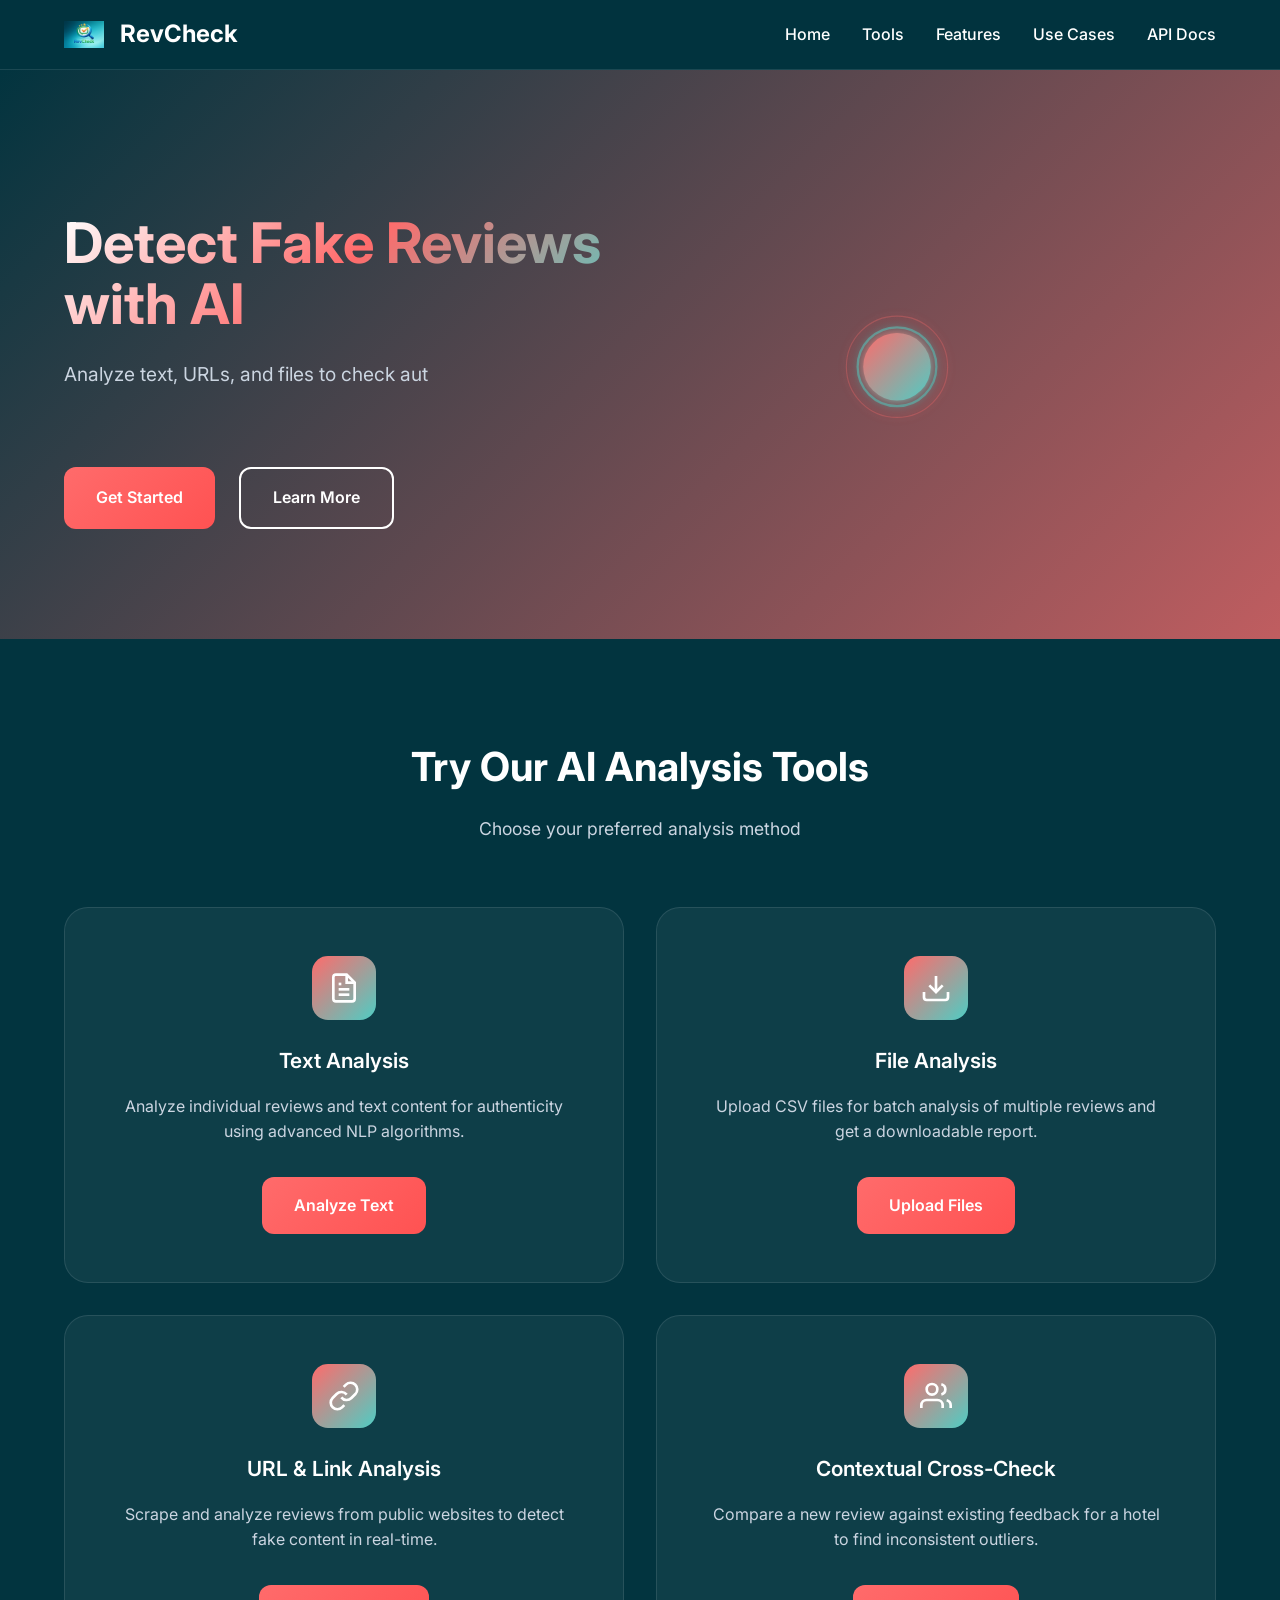
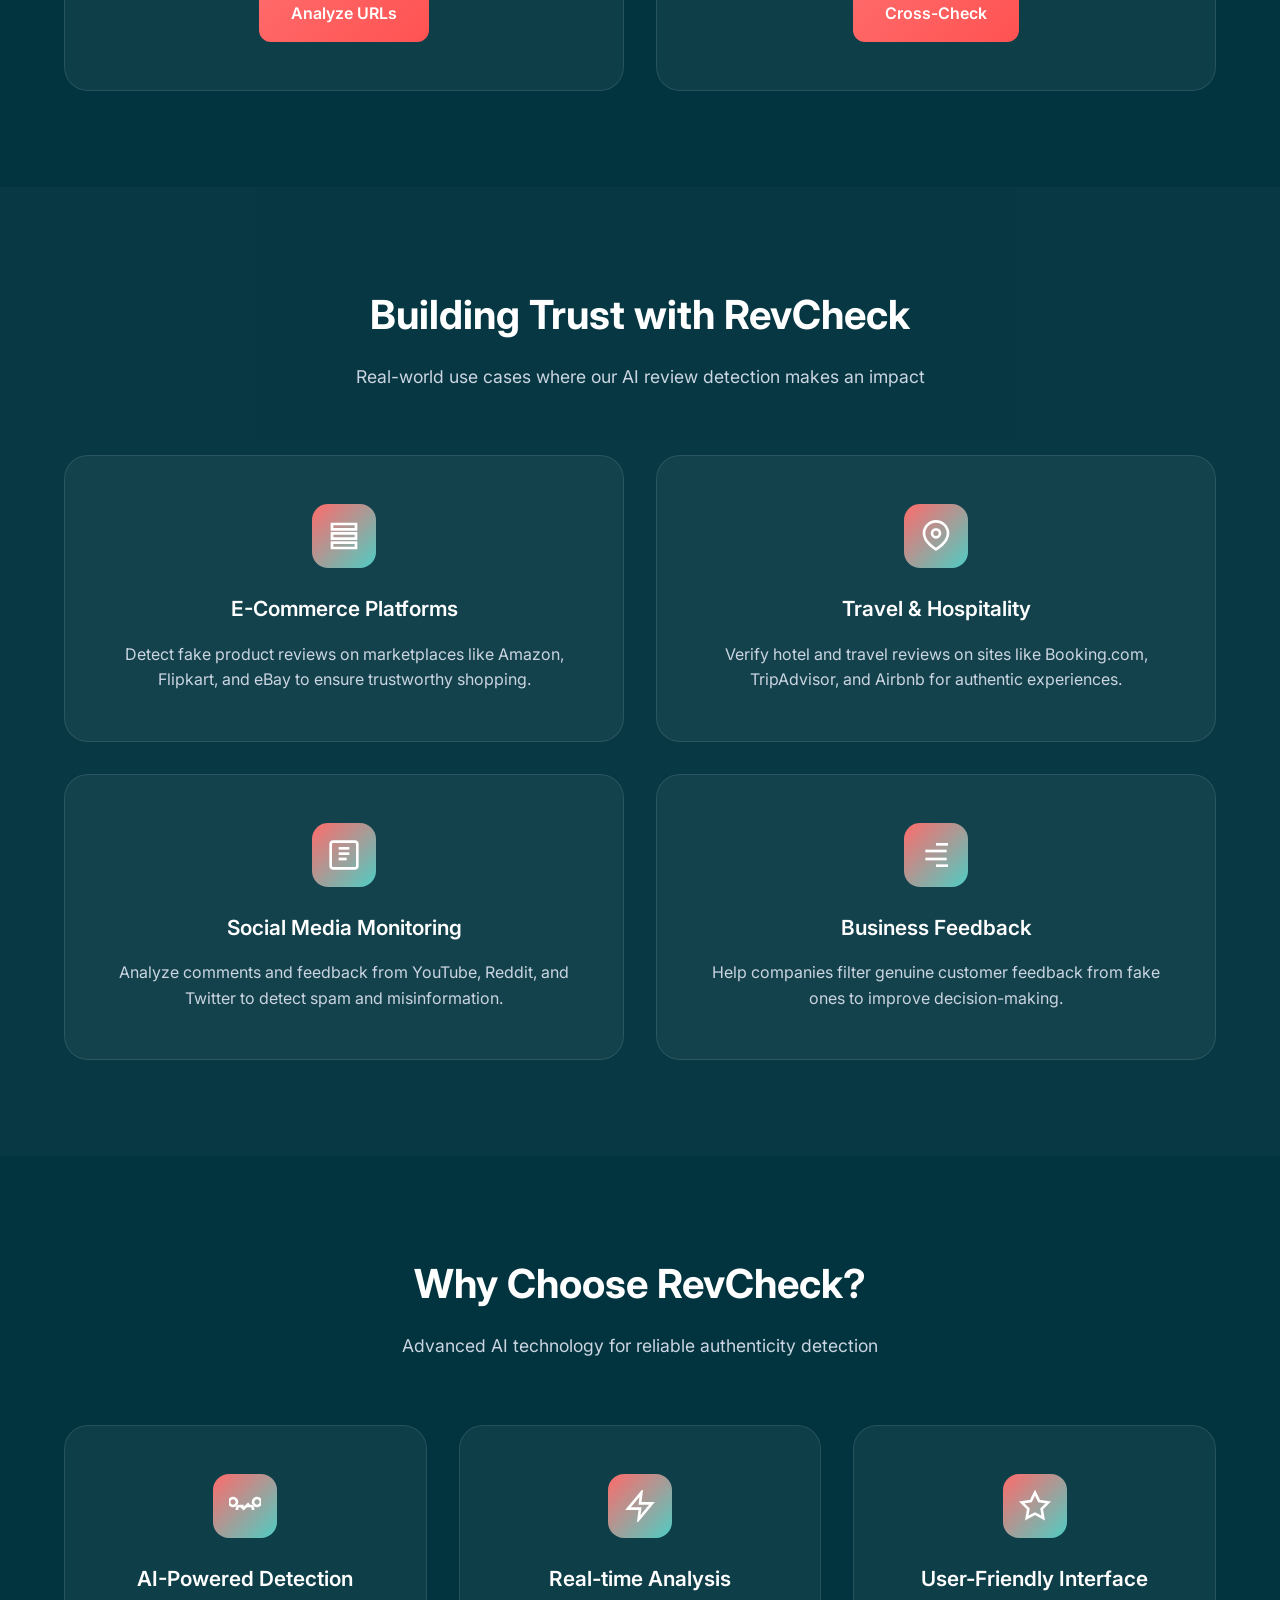
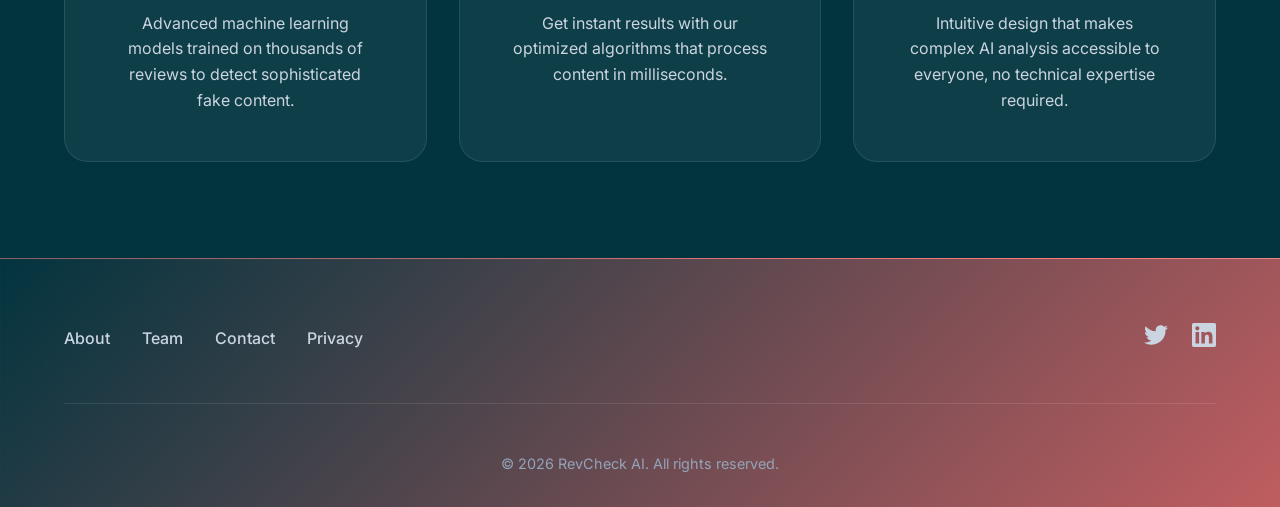
<file: frontend/index.html>
<!DOCTYPE html>
<html lang="en">
  <head>
    <meta charset="UTF-8" />
    <link rel="icon" type="image/png" href="logo.png" />
    <meta name="viewport" content="width=device-width, initial-scale=1.0" />
    <title>RevCheck - AI-Powered Review Authentication</title>
    <link href="https://fonts.googleapis.com/css2?family=Inter:wght@300;400;500;600;700&display=swap" rel="stylesheet">
    <link rel="stylesheet" href="style.css">
      <style>
        @media (min-width: 768px) { /* Applies on tablet/desktop screens */
          
          /* This forces both grids to be exactly 2 columns */
          .preview-grid,
          .applications-grid {
            grid-template-columns: repeat(2, 1fr);
          }
        }
        </style>
  </head>
  <body>
    <div id="app">
      <!-- Header -->
      <header class="header" id="header">
        <div class="container">
          <a href="index.html" class="nav-brand">
            <img src="logo.png" alt="RevCheck Logo" class="logo-img">
            <h2 class="logo">RevCheck</h2>
          </a>
          <nav class="nav" id="nav">
            <a href="#home" class="nav-link">Home</a>
            <a href="#preview-section" class="nav-link">Tools</a>
            <a href="#features" class="nav-link">Features</a>
            <a href="#applications" class="nav-link">Use Cases</a>
            <a href="api-docs.html" class="nav-link">API Docs</a>
          </nav>
          <button class="mobile-menu-btn" id="mobile-menu-btn">
            <span></span>
            <span></span>
            <span></span>
          </button>
        </div>
      </header>

      <!-- Hero Section -->
      <section class="hero" id="home">
        <div class="container">
          <div class="hero-content">
            <div class="hero-text">
              <h1 class="hero-title">Detect Fake Reviews with AI</h1>
              <p class="hero-subtitle" id="hero-rotating-subtitle"></p>
              <div class="hero-buttons">
                <a href="#preview-section" class="btn btn-primary">Get Started</a>
                <a href="#applications" class="btn btn-secondary" role="button">Learn More</a>
              </div>
            </div>
            <div class="hero-illustration">
              <!-- ## USER-FRIENDLY ANIMATED SVG ILLUSTRATION ## -->
              <svg viewBox="0 0 400 300" class="illustration-svg">
                <defs>
                  <linearGradient id="brain-gradient" x1="0%" y1="0%" x2="100%" y2="100%">
                    <stop offset="0%" stop-color="var(--accent-color)" />
                    <stop offset="100%" stop-color="var(--secondary-color)" />
                  </linearGradient>
                  <filter id="glow" x="-50%" y="-50%" width="200%" height="200%">
                    <feGaussianBlur stdDeviation="3.5" result="coloredBlur"/>
                    <feMerge>
                      <feMergeNode in="coloredBlur"/>
                      <feMergeNode in="SourceGraphic"/>
                    </feMerge>
                  </filter>
                </defs>
              
                <!-- AI Core -->
                <g class="ai-core" filter="url(#glow)">
                  <circle cx="200" cy="150" r="30" fill="url(#brain-gradient)" />
                  <circle cx="200" cy="150" r="35" fill="none" stroke="var(--secondary-color)" stroke-width="2" stroke-opacity="0.5" class="pulse-ring-1" />
                  <circle cx="200" cy="150" r="45" fill="none" stroke="var(--accent-color)" stroke-width="1" stroke-opacity="0.3" class="pulse-ring-2" />
                </g>

                <!-- Text-based Data Lines -->
                <g font-family="Inter, sans-serif" font-size="10" fill="var(--gray-400)">
                    <text x="-100" y="125" class="review-text-inflow review-1">"Amazing stay, highly recommend!"</text>
                    <text x="-100" y="175" class="review-text-inflow review-2">"Terrible service, avoid this place..."</text>
                </g>

                <!-- Sorted Output with Icons -->
                <g font-family="Inter, sans-serif" font-size="10">
                    <!-- Genuine -->
                    <g class="sorted-item-text genuine-out">
                        <text x="250" y="95" fill="var(--success-color)">Genuine</text>
                        <path d="M310 93 l 3 3 l 7 -7" stroke="var(--success-color)" stroke-width="2.5" fill="none" class="check-mark" />
                    </g>
                    <!-- Fake -->
                    <g class="sorted-item-text fake-out">
                        <text x="250" y="205" fill="var(--error-color)">Fake</text>
                        <g transform="translate(290, 203)" stroke="var(--error-color)" stroke-width="2.5" class="cross-mark">
                            <line x1="-4" y1="-4" x2="4" y2="4" />
                            <line x1="4" y1="-4" x2="-4" y2="4" />
                        </g>
                    </g>
                </g>
              </svg>
            </div>
          </div>
        </div>
      </section>

      <!-- Quick Analysis Preview Section -->
      <section class="preview-section reveal" id="preview-section">
        <div class="container">
          <div class="section-header">
            <h2 class="section-title">Try Our AI Analysis Tools</h2>
            <p class="section-subtitle">Choose your preferred analysis method</p>
          </div>
          <div class="preview-grid">
            
            <div class="preview-card">
              <div class="preview-icon">
                <svg viewBox="0 0 24 24" fill="none" stroke="currentColor">
                  <path d="M14 2H6a2 2 0 0 0-2 2v16a2 2 0 0 0 2 2h12a2 2 0 0 0 2-2V8z"></path>
                  <polyline points="14,2 14,8 20,8"></polyline>
                  <line x1="16" y1="13" x2="8" y2="13"></line>
                  <line x1="16" y1="17" x2="8" y2="17"></line>
                  <polyline points="10,9 9,9 8,9"></polyline>
                </svg>
              </div>
              <h3 class="preview-title">Text Analysis</h3>
              <p class="preview-description">Analyze individual reviews and text content for authenticity using advanced NLP algorithms.</p>
              <a href="text-analysis.html" class="btn btn-primary">Analyze Text</a>
            </div>
            
            <div class="preview-card">
              <div class="preview-icon">
                <svg viewBox="0 0 24 24" fill="none" stroke="currentColor">
                  <path d="M21 15v4a2 2 0 0 1-2 2H5a2 2 0 0 1-2-2v-4"></path>
                  <polyline points="7,10 12,15 17,10"></polyline>
                  <line x1="12" y1="15" x2="12" y2="3"></line>
                </svg>
              </div>
              <h3 class="preview-title">File Analysis</h3>
              <p class="preview-description">Upload CSV files for batch analysis of multiple reviews and get a downloadable report.</p>
              <a href="file-analysis.html" class="btn btn-primary">Upload Files</a>
            </div>

            <div class="preview-card">
              <div class="preview-icon">
                <svg viewBox="0 0 24 24" fill="none" stroke="currentColor">
                  <path d="M10 13a5 5 0 0 0 7.54.54l3-3a5 5 0 0 0-7.07-7.07l-1.72 1.71"></path>
                  <path d="M14 11a5 5 0 0 0-7.54-.54l-3 3a5 5 0 0 0 7.07 7.07l1.71-1.71"></path>
                </svg>
              </div>
              <h3 class="preview-title">URL & Link Analysis</h3>
              <p class="preview-description">Scrape and analyze reviews from public websites to detect fake content in real-time.</p>
              <a href="url-analysis.html" class="btn btn-primary">Analyze URLs</a>
            </div>

            <div class="preview-card">
              <div class="preview-icon">
                <svg viewBox="0 0 24 24" fill="none" stroke="currentColor">
                  <path d="M17 21v-2a4 4 0 0 0-4-4H5a4 4 0 0 0-4 4v2"></path>
                  <circle cx="9" cy="7" r="4"></circle>
                  <path d="M23 21v-2a4 4 0 0 0-3-3.87"></path>
                  <path d="M16 3.13a4 4 0 0 1 0 7.75"></path>
                </svg>
              </div>
              <h3 class="preview-title">Contextual Cross-Check</h3>
              <p class="preview-description">Compare a new review against existing feedback for a hotel to find inconsistent outliers.</p>
              <a href="cross-check.html" class="btn btn-primary">Cross-Check</a>
            </div>
          </div>
        </div>
      </section>
      <!-- Application Section -->
      <section class="applications-section reveal" id="applications">
        <div class="container">
          <div class="section-header">
            <h2 class="section-title">Building Trust with RevCheck</h2>
            <p class="section-subtitle">Real-world use cases where our AI review detection makes an impact</p>
          </div>
          <div class="applications-grid">
            <div class="application-card">
              <div class="application-icon">
                <svg viewBox="0 0 24 24" fill="none" stroke="currentColor">
                  <path d="M3 3h18v4H3z"></path>
                  <path d="M3 17h18v4H3z"></path>
                  <path d="M3 10h18v4H3z"></path>
                </svg>
              </div>
              <h3 class="application-title">E-Commerce Platforms</h3>
              <p class="application-description">
                Detect fake product reviews on marketplaces like Amazon, Flipkart, and eBay to ensure trustworthy shopping.
              </p>
            </div>
            <div class="application-card">
              <div class="application-icon">
                <svg viewBox="0 0 24 24" fill="none" stroke="currentColor">
                  <path d="M21 10c0 7-9 12-9 12S3 17 3 10a9 9 0 0 1 18 0z"></path>
                  <circle cx="12" cy="10" r="3"></circle>
                </svg>
              </div>
              <h3 class="application-title">Travel & Hospitality</h3>
              <p class="application-description">
                Verify hotel and travel reviews on sites like Booking.com, TripAdvisor, and Airbnb for authentic experiences.
              </p>
            </div>
            <div class="application-card">
              <div class="application-icon">
                <svg viewBox="0 0 24 24" fill="none" stroke="currentColor">
                  <path d="M22 4v16c0 1.1-.9 2-2 2H4c-1.1 0-2-.9-2-2V4c0-1.1.9-2 2-2h16c1.1 0 2 .9 2 2z"></path>
                  <path d="M8 11h8"></path>
                  <path d="M8 15h6"></path>
                  <path d="M16 7H8"></path>
                </svg>
              </div>
              <h3 class="application-title">Social Media Monitoring</h3>
              <p class="application-description">
                Analyze comments and feedback from YouTube, Reddit, and Twitter to detect spam and misinformation.
              </p>
            </div>
            <div class="application-card">
              <div class="application-icon">
                <svg viewBox="0 0 24 24" fill="none" stroke="currentColor">
                  <path d="M12 20h9"></path>
                  <path d="M12 4h9"></path>
                  <path d="M4 9h16"></path>
                  <path d="M4 15h16"></path>
                </svg>
              </div>
              <h3 class="application-title">Business Feedback</h3>
              <p class="application-description">
                Help companies filter genuine customer feedback from fake ones to improve decision-making.
              </p>
            </div>
          </div>
        </div>
      </section>

      <!-- Features Section -->
      <section class="features-section reveal" id="features">
        <div class="container">
          <div class="section-header">
            <h2 class="section-title">Why Choose RevCheck?</h2>
            <p class="section-subtitle">Advanced AI technology for reliable authenticity detection</p>
          </div>
          <div class="features-grid">
            <div class="feature-card">
              <div class="feature-icon">
                <svg viewBox="0 0 24 24" fill="none" stroke="currentColor">
                  <path d="M9 12l2 2 4-4"></path>
                  <path d="M21 12c-1 0-3-1-3-3s2-3 3-3 3 1 3 3-2 3-3 3"></path>
                  <path d="M3 12c1 0 3-1 3-3s-2-3-3-3-3 1-3 3 2 3 3 3"></path>
                  <path d="M13 12h3a2 2 0 0 1 2 2v1"></path>
                  <path d="M11 12H8a2 2 0 0 0-2 2v1"></path>
                </svg>
              </div>
              <h3 class="feature-title">AI-Powered Detection</h3>
              <p class="feature-description">Advanced machine learning models trained on thousands of reviews to detect sophisticated fake content.</p>
            </div>
            <div class="feature-card">
              <div class="feature-icon">
                <svg viewBox="0 0 24 24" fill="none" stroke="currentColor">
                  <path d="M13 2L3 14h9l-1 8 10-12h-9l1-8z"></path>
                </svg>
              </div>
              <h3 class="feature-title">Real-time Analysis</h3>
              <p class="feature-description">Get instant results with our optimized algorithms that process content in milliseconds.</p>
            </div>
            <div class="feature-card">
              <div class="feature-icon">
                <svg viewBox="0 0 24 24" fill="none" stroke="currentColor">
                  <path d="M12 2l3.09 6.26L22 9.27l-5 4.87 1.18 6.88L12 17.77l-6.18 3.25L7 14.14 2 9.27l6.91-1.01L12 2z"></path>
                </svg>
              </div>
              <h3 class="feature-title">User-Friendly Interface</h3>
              <p class="feature-description">Intuitive design that makes complex AI analysis accessible to everyone, no technical expertise required.</p>
            </div>
          </div>
        </div>
      </section>

      <!-- Footer -->
      <footer class="footer" id="contact">
        <div class="container">
          <div class="footer-content">
            <div class="footer-left">
              <div class="footer-links">
                <a href="#" class="footer-link">About</a>
                <a href="#" class="footer-link">Team</a>
                <a href="#" class="footer-link">Contact</a>
                <a href="#" class="footer-link">Privacy</a>
              </div>
            </div>
            <div class="social-icons">
              <a href="#" class="social-icon">
                <svg viewBox="0 0 24 24" fill="currentColor"><path d="M24 4.557c-.883.392-1.832.656-2.828.775 1.017-.609 1.798-1.574 2.165-2.724-.951.564-2.005.974-3.127 1.195-.897-.957-2.178-1.555-3.594-1.555-3.179 0-5.515 2.966-4.797 6.045-4.091-.205-7.719-2.165-10.148-5.144-1.29 2.213-.669 5.108 1.523 6.574-.806-.026-1.566-.247-2.229-.616-.054 2.281 1.581 4.415 3.949 4.89-.693.188-1.452.232-2.224.084.626 1.956 2.444 3.379 4.6 3.419-2.07 1.623-4.678 2.348-7.29 2.04 2.179 1.397 4.768 2.212 7.548 2.212 9.142 0 14.307-7.721 13.995-14.646.962-.695 1.797-1.562 2.457-2.549z"/></svg>
              </a>
              <a href="#" class="social-icon">
                <svg viewBox="0 0 24 24" fill="currentColor"><path d="M20.447 20.452h-3.554v-5.569c0-1.328-.027-3.037-1.852-3.037-1.853 0-2.136 1.445-2.136 2.939v5.667H9.351V9h3.414v1.561h.046c.477-.9 1.637-1.85 3.37-1.85 3.601 0 4.267 2.37 4.267 5.455v6.286zM5.337 7.433c-1.144 0-2.063-.926-2.063-2.065 0-1.138.92-2.063 2.063-2.063 1.14 0 2.064.925 2.064 2.063 0 1.139-.925 2.065-2.064 2.065zm1.782 13.019H3.555V9h3.564v11.452zM22.225 0H1.771C.792 0 0 .774 0 1.729v20.542C0 23.227.792 24 1.771 24h20.451C23.2 24 24 23.227 24 22.271V1.729C24 .774 23.2 0 22.222 0h.003z"/></svg>
              </a>
            </div>
          </div>
          <div class="footer-bottom">
            <p>&copy; 2026 RevCheck AI. All rights reserved.</p>
          </div>
        </div>
      </footer>
    </div>
    <script>
      // ## NEW INTERSECTION OBSERVER FOR SCROLL REVEAL ##
      const revealObserver = new IntersectionObserver((entries) => {
        entries.forEach(entry => {
          if (entry.isIntersecting) {
            entry.target.classList.add('visible');
          }
        });
      }, { threshold: 0.15 });

      document.querySelectorAll('.reveal').forEach(el => {
        revealObserver.observe(el);
      });

      // Subtitle typing effect
      const subtitles = [
        "Analyze text, URLs, and files to check authenticity instantly with our advanced machine learning algorithms.",
        "Uncover the truth behind every review with AI",
        "Don't let fake reviews sway your decisions. We're the digital detectives that find the truth hidden in a sea of deception"
      ];

      const subtitleElement = document.getElementById("hero-rotating-subtitle");
      let subtitleIndex = 0;
      let charIndex = 0;
      let typing = true;

      function typeEffect() {
        if (typing) {
          if (charIndex < subtitles[subtitleIndex].length) {
            subtitleElement.textContent += subtitles[subtitleIndex].charAt(charIndex);
            charIndex++;
            setTimeout(typeEffect, 50);
          } else {
            typing = false;
            setTimeout(typeEffect, 2000);
          }
        } else {
          if (charIndex > 0) {
            subtitleElement.textContent = subtitles[subtitleIndex].substring(0, charIndex - 1);
            charIndex--;
            setTimeout(typeEffect, 30);
          } else {
            typing = true;
            subtitleIndex = (subtitleIndex + 1) % subtitles.length;
            setTimeout(typeEffect, 200);
          }
        }
      }
      typeEffect();
    </script>
  </body>
</html>

<!-- bgddb -->
</file>
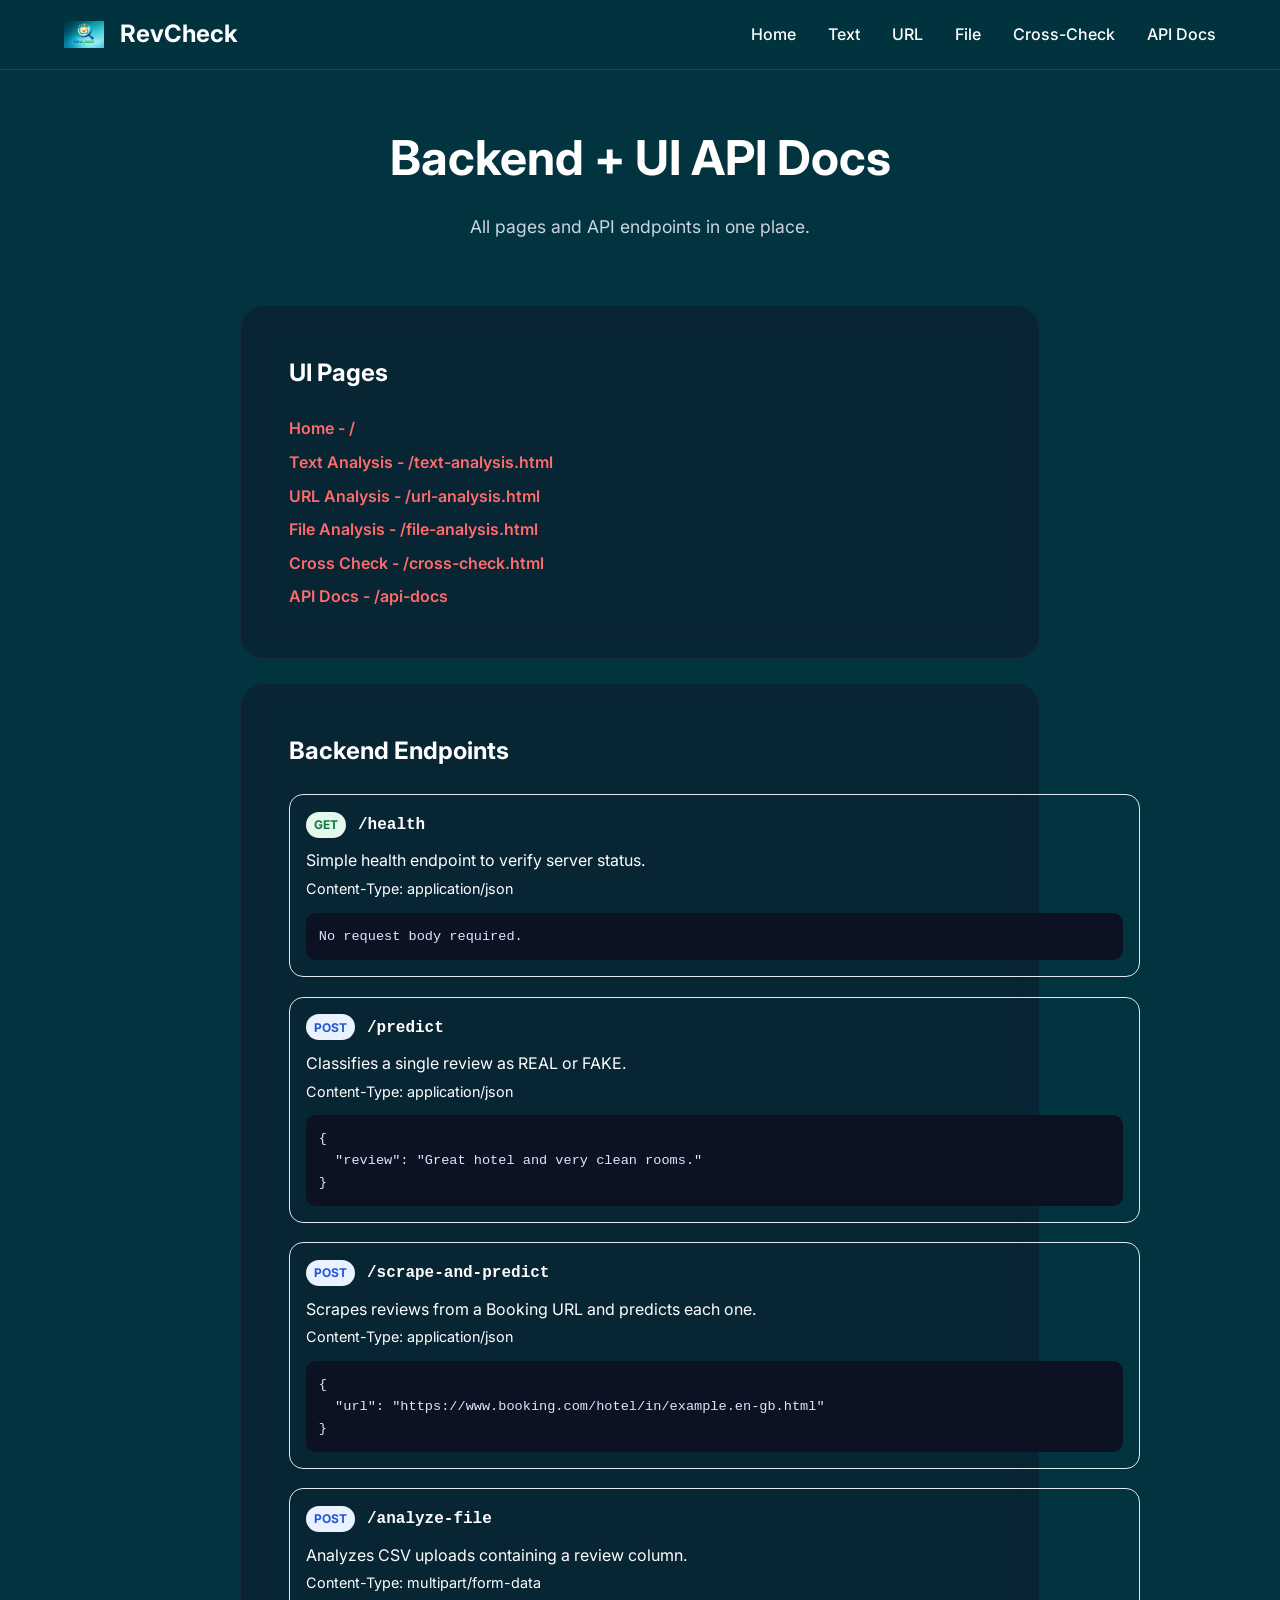
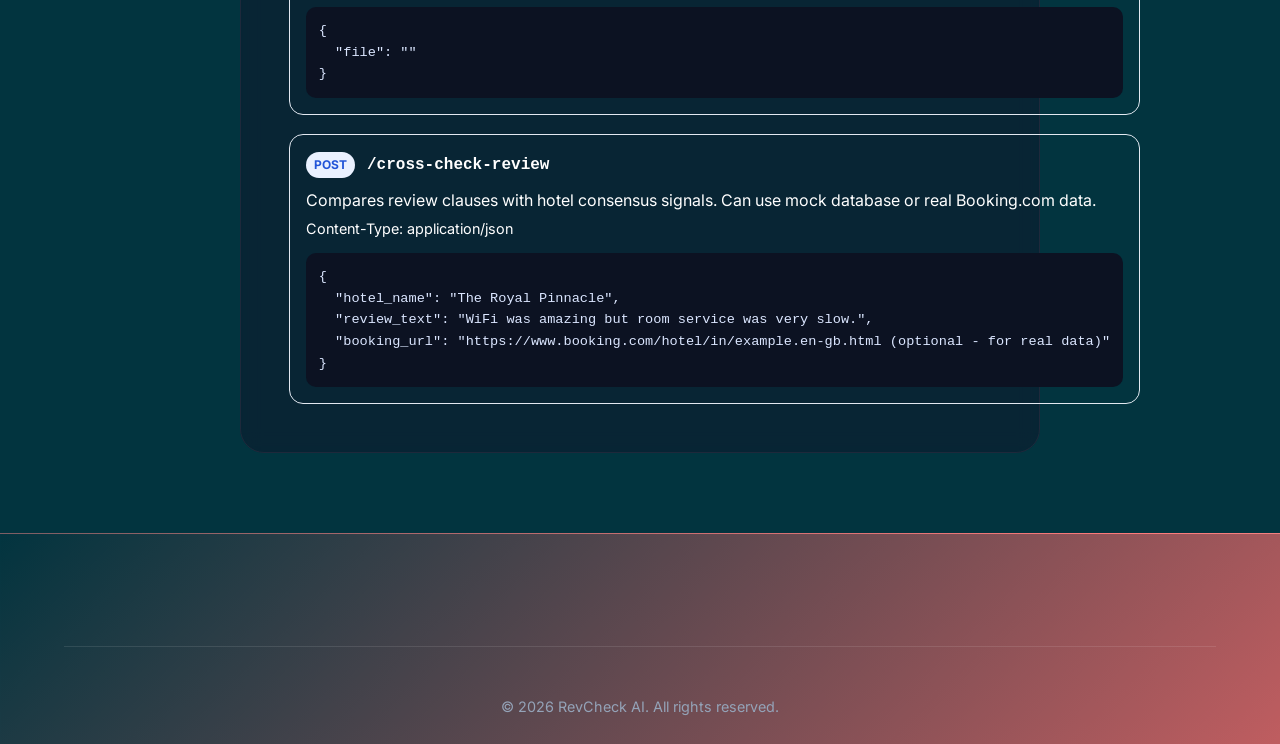
<file: frontend/api-docs.html>
<!DOCTYPE html>
<html lang="en">
  <head>
    <meta charset="UTF-8" />
    <meta name="viewport" content="width=device-width, initial-scale=1.0" />
    <title>API Docs - RevCheck</title>
    <link href="https://fonts.googleapis.com/css2?family=Inter:wght@300;400;500;600;700&display=swap" rel="stylesheet">
    <link rel="stylesheet" href="style.css">
    <style>
      .docs-page {
        min-height: 100vh;
        padding: 120px 0 80px;
      }

      .docs-grid {
        display: grid;
        gap: 1.2rem;
      }

      .docs-card {
        background: var(--bg-secondary);
        border: 1px solid var(--gray-200);
        border-radius: 14px;
        padding: 1rem;
      }

      .method-badge {
        display: inline-block;
        padding: 0.2rem 0.5rem;
        border-radius: 999px;
        font-size: 0.75rem;
        font-weight: 700;
        margin-right: 0.5rem;
      }

      .method-get {
        background: #e6f7ee;
        color: #0f7a3d;
      }

      .method-post {
        background: #eaf1ff;
        color: #2154d8;
      }

      .endpoint-path {
        font-family: ui-monospace, SFMono-Regular, Menlo, Consolas, monospace;
        font-weight: 600;
        color: var(--text-primary);
      }

      pre {
        margin: 0.8rem 0 0;
        padding: 0.8rem;
        border-radius: 10px;
        background: #0c1222;
        color: #dbe6ff;
        overflow-x: auto;
        font-size: 0.85rem;
      }

      .pages-list {
        display: grid;
        gap: 0.5rem;
      }

      .pages-list a {
        color: var(--accent-color);
        text-decoration: none;
        font-weight: 600;
      }

      .pages-list a:hover {
        text-decoration: underline;
      }
    </style>
  </head>
  <body>
    <div id="app">
      <header class="header" id="header">
        <div class="container">
          <a href="index.html" class="nav-brand">
            <img src="logo.png" alt="RevCheck Logo" class="logo-img">
            <h2 class="logo">RevCheck</h2>
          </a>
          <nav class="nav" id="nav">
            <a href="index.html" class="nav-link">Home</a>
            <a href="text-analysis.html" class="nav-link">Text</a>
            <a href="url-analysis.html" class="nav-link">URL</a>
            <a href="file-analysis.html" class="nav-link">File</a>
            <a href="cross-check.html" class="nav-link">Cross-Check</a>
            <a href="api-docs.html" class="nav-link">API Docs</a>
          </nav>
          <button class="mobile-menu-btn" id="mobile-menu-btn">
            <span></span>
            <span></span>
            <span></span>
          </button>
        </div>
      </header>

      <main class="docs-page">
        <div class="container">
          <div class="page-header">
            <h1 class="page-title">Backend + UI API Docs</h1>
            <p class="page-subtitle">All pages and API endpoints in one place.</p>
          </div>

          <div class="analysis-card" style="margin-bottom: 1.5rem;">
            <h3 class="result-title">UI Pages</h3>
            <div id="ui-pages" class="pages-list"></div>
          </div>

          <div class="analysis-card">
            <h3 class="result-title">Backend Endpoints</h3>
            <div id="api-endpoints" class="docs-grid"></div>
          </div>
        </div>
      </main>

      <footer class="footer" id="contact">
        <div class="container">
          <div class="footer-bottom">
            <p>&copy; 2026 RevCheck AI. All rights reserved.</p>
          </div>
        </div>
      </footer>
    </div>

    <script>
      // Use the same API_BASE_URL logic as connection.js
      const isHttpPage = window.location.protocol === 'http:' || window.location.protocol === 'https:';
      const isBackendPort = window.location.port === '7860';
      const API_BASE_URL = isHttpPage
        ? (isBackendPort ? window.location.origin : `${window.location.protocol}//${window.location.hostname}:7860`)
        : 'http://127.0.0.1:7860';

      // Fallback data in case the backend is unreachable
      const FALLBACK_DATA = {
        ui_pages: [
          {'name': 'Home', 'path': '/'},
          {'name': 'Text Analysis', 'path': '/text-analysis.html'},
          {'name': 'URL Analysis', 'path': '/url-analysis.html'},
          {'name': 'File Analysis', 'path': '/file-analysis.html'},
          {'name': 'Cross Check', 'path': '/cross-check.html'},
          {'name': 'API Docs', 'path': '/api-docs'}
        ],
        backend_endpoints: [
          {
            'name': 'Health Check',
            'method': 'GET',
            'path': '/health',
            'description': 'Simple health endpoint to verify server status.',
            'content_type': 'application/json',
            'sample_request': null
          },
          {
            'name': 'Predict Review',
            'method': 'POST',
            'path': '/predict',
            'description': 'Classifies a single review as REAL or FAKE.',
            'content_type': 'application/json',
            'sample_request': {'review': 'Great hotel and very clean rooms.'}
          },
          {
            'name': 'Scrape And Predict',
            'method': 'POST',
            'path': '/scrape-and-predict',
            'description': 'Scrapes reviews from a Booking URL and predicts each one.',
            'content_type': 'application/json',
            'sample_request': {'url': 'https://www.booking.com/hotel/in/example.en-gb.html'}
          },
          {
            'name': 'Analyze File',
            'method': 'POST',
            'path': '/analyze-file',
            'description': 'Analyzes CSV uploads containing a review column.',
            'content_type': 'multipart/form-data',
            'sample_request': {'file': '<csv file with review column>'}
          },
          {
            'name': 'Cross Check Review',
            'method': 'POST',
            'path': '/cross-check-review',
            'description': 'Compares review clauses with hotel consensus signals. Can use mock database or real Booking.com data.',
            'content_type': 'application/json',
            'sample_request': {
              'hotel_name': 'The Royal Pinnacle',
              'review_text': 'WiFi was amazing but room service was very slow.',
              'booking_url': 'https://www.booking.com/hotel/in/example.en-gb.html (optional - for real data)'
            }
          }
        ]
      };

      function methodClass(method) {
        return method && method.toUpperCase() === 'GET' ? 'method-get' : 'method-post';
      }

      function renderDocs(data) {
        const uiPagesEl = document.getElementById('ui-pages');
        const apiEl = document.getElementById('api-endpoints');

        uiPagesEl.innerHTML = '';
        apiEl.innerHTML = '';

        (data.ui_pages || []).forEach((page) => {
          const item = document.createElement('a');
          item.href = page.path;
          item.textContent = `${page.name} - ${page.path}`;
          uiPagesEl.appendChild(item);
        });

        (data.backend_endpoints || []).forEach((ep) => {
          const card = document.createElement('div');
          card.className = 'docs-card';

          const method = (ep.method || 'POST').toUpperCase();
          const sample = ep.sample_request ? JSON.stringify(ep.sample_request, null, 2) : 'No request body required.';

          card.innerHTML = `
            <div>
              <span class="method-badge ${methodClass(method)}">${method}</span>
              <span class="endpoint-path">${ep.path}</span>
            </div>
            <p style="margin: 0.6rem 0 0.2rem; color: var(--text-secondary);">${ep.description || ''}</p>
            <p style="margin: 0; color: var(--text-muted); font-size: 0.9rem;">Content-Type: ${ep.content_type || 'application/json'}</p>
            <pre>${sample}</pre>
          `;

          apiEl.appendChild(card);
        });
      }

      async function loadDocs() {
        try {
          const endpoint = API_BASE_URL + '/api/endpoints';
          console.log('Fetching from:', endpoint);
          const response = await fetch(endpoint);
          if (!response.ok) {
            throw new Error(`Failed to load API docs data (Status: ${response.status})`);
          }
          const data = await response.json();
          console.log('API docs loaded from backend:', data);
          renderDocs(data);
        } catch (error) {
          console.error('Error loading docs from backend:', error);
          console.log('Using fallback data...');
          renderDocs(FALLBACK_DATA);
        }
      }

      loadDocs();
    </script>
    <script src="connection.js"></script>
  </body>
</html>
</file>
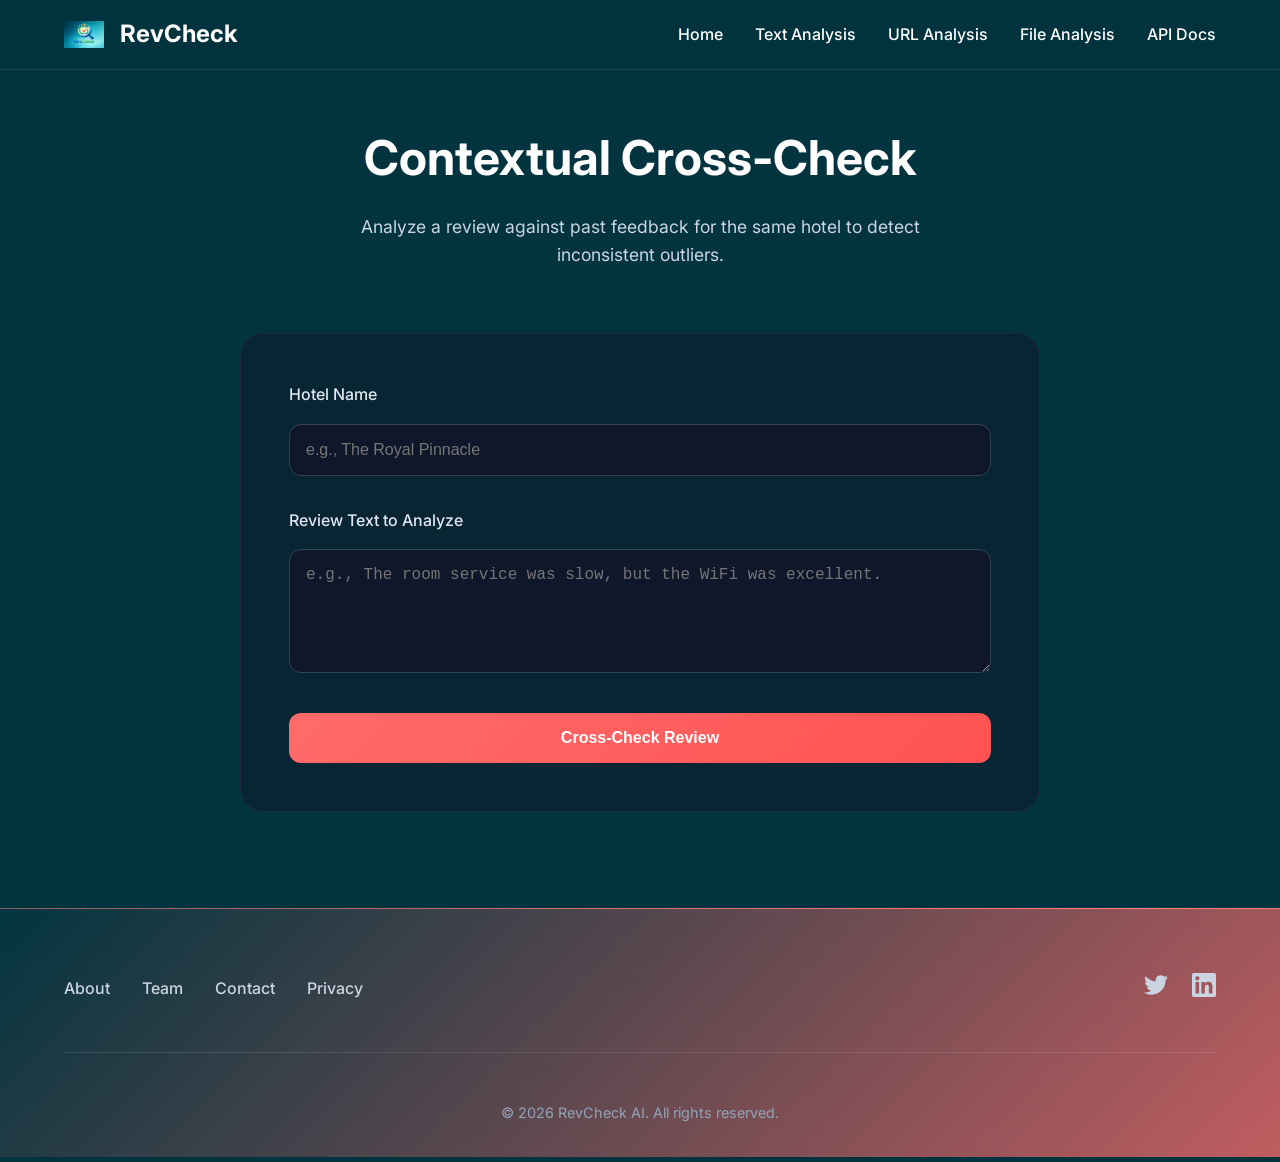
<file: frontend/cross-check.html>
<!DOCTYPE html>
<html lang="en">
<head>
    <meta charset="UTF-8" />
    <meta name="viewport" content="width=device-width, initial-scale=1.0" />
    <title>Contextual Cross-Check - RevCheck AI</title>
    <link href="https://fonts.googleapis.com/css2?family=Inter:wght@300;400;500;600;700&display=swap" rel="stylesheet">
    <link rel="stylesheet" href="style.css">
</head>
<body>
    <div id="app">
        <header class="header" id="header">
            <div class="container">
              <a href="index.html" class="nav-brand">
                <img src="logo.png" alt="RevCheck Logo" class="logo-img">
                <h2 class="logo">RevCheck</h2>
              </a>
              <nav class="nav" id="nav">
                <a href="index.html" class="nav-link">Home</a>
                <a href="text-analysis.html" class="nav-link">Text Analysis</a>
                <a href="url-analysis.html" class="nav-link">URL Analysis</a>
                <a href="file-analysis.html" class="nav-link">File Analysis</a>
                <a href="api-docs.html" class="nav-link">API Docs</a>
              </nav>
              <button class="mobile-menu-btn" id="mobile-menu-btn">
                <span></span>
                <span></span>
                <span></span>
              </button>
            </div>
        </header>

        <main class="analysis-page">
            <div class="container">
                <div class="page-header">
                    <h1 class="page-title">Contextual Cross-Check</h1>
                    <p class="page-subtitle">Analyze a review against past feedback for the same hotel to detect inconsistent outliers.</p>
                </div>
                
                <div class="analysis-card">
                    <form id="cross-check-form" class="analysis-form">
                        <div class="form-group">
                            <label for="hotel-name-input">Hotel Name</label>
                            <input type="text" id="hotel-name-input" placeholder="e.g., The Royal Pinnacle" required>
                        </div>
                        <div class="form-group">
                            <label for="review-text-input">Review Text to Analyze</label>
                            <textarea id="review-text-input" rows="5" placeholder="e.g., The room service was slow, but the WiFi was excellent." required></textarea>
                        </div>
                        <button type="submit" id="cross-check-btn" class="btn btn-primary btn-full-width">Cross-Check Review</button>
                    </form>

                    <div id="cross-check-result" class="result-section" style="display:none;">
                        <!-- Detailed results will be inserted here by connection.js -->
                    </div>
                </div>
            </div>
        </main>
        
        <footer class="footer" id="contact">
            <div class="container">
                <div class="footer-content">
                    <div class="footer-left">
                      <div class="footer-links">
                        <a href="#" class="footer-link">About</a>
                        <a href="#" class="footer-link">Team</a>
                        <a href="#" class="footer-link">Contact</a>
                        <a href="#" class="footer-link">Privacy</a>
                      </div>
                    </div>
                    <div class="social-icons">
                      <a href="#" class="social-icon">
                        <svg viewBox="0 0 24 24" fill="currentColor"><path d="M24 4.557c-.883.392-1.832.656-2.828.775 1.017-.609 1.798-1.574 2.165-2.724-.951.564-2.005.974-3.127 1.195-.897-.957-2.178-1.555-3.594-1.555-3.179 0-5.515 2.966-4.797 6.045-4.091-.205-7.719-2.165-10.148-5.144-1.29 2.213-.669 5.108 1.523 6.574-.806-.026-1.566-.247-2.229-.616-.054 2.281 1.581 4.415 3.949 4.89-.693.188-1.452.232-2.224.084.626 1.956 2.444 3.379 4.6 3.419-2.07 1.623-4.678 2.348-7.29 2.04 2.179 1.397 4.768 2.212 7.548 2.212 9.142 0 14.307-7.721 13.995-14.646.962-.695 1.797-1.562 2.457-2.549z"/></svg>
                      </a>
                      <a href="#" class="social-icon">
                        <svg viewBox="0 0 24 24" fill="currentColor"><path d="M20.447 20.452h-3.554v-5.569c0-1.328-.027-3.037-1.852-3.037-1.853 0-2.136 1.445-2.136 2.939v5.667H9.351V9h3.414v1.561h.046c.477-.9 1.637-1.85 3.37-1.85 3.601 0 4.267 2.37 4.267 5.455v6.286zM5.337 7.433c-1.144 0-2.063-.926-2.063-2.065 0-1.138.92-2.063 2.063-2.063 1.14 0 2.064.925 2.064 2.063 0 1.139-.925 2.065-2.064 2.065zm1.782 13.019H3.555V9h3.564v11.452zM22.225 0H1.771C.792 0 0 .774 0 1.729v20.542C0 23.227.792 24 1.771 24h20.451C23.2 24 24 23.227 24 22.271V1.729C24 .774 23.2 0 22.222 0h.003z"/></svg>
                      </a>
                    </div>
                </div>
                <div class="footer-bottom">
                    <p>&copy; 2026 RevCheck AI. All rights reserved.</p>
                </div>
            </div>
        </footer>
    </div>
    <script src="connection.js"></script>
</body>
</html>
</file>
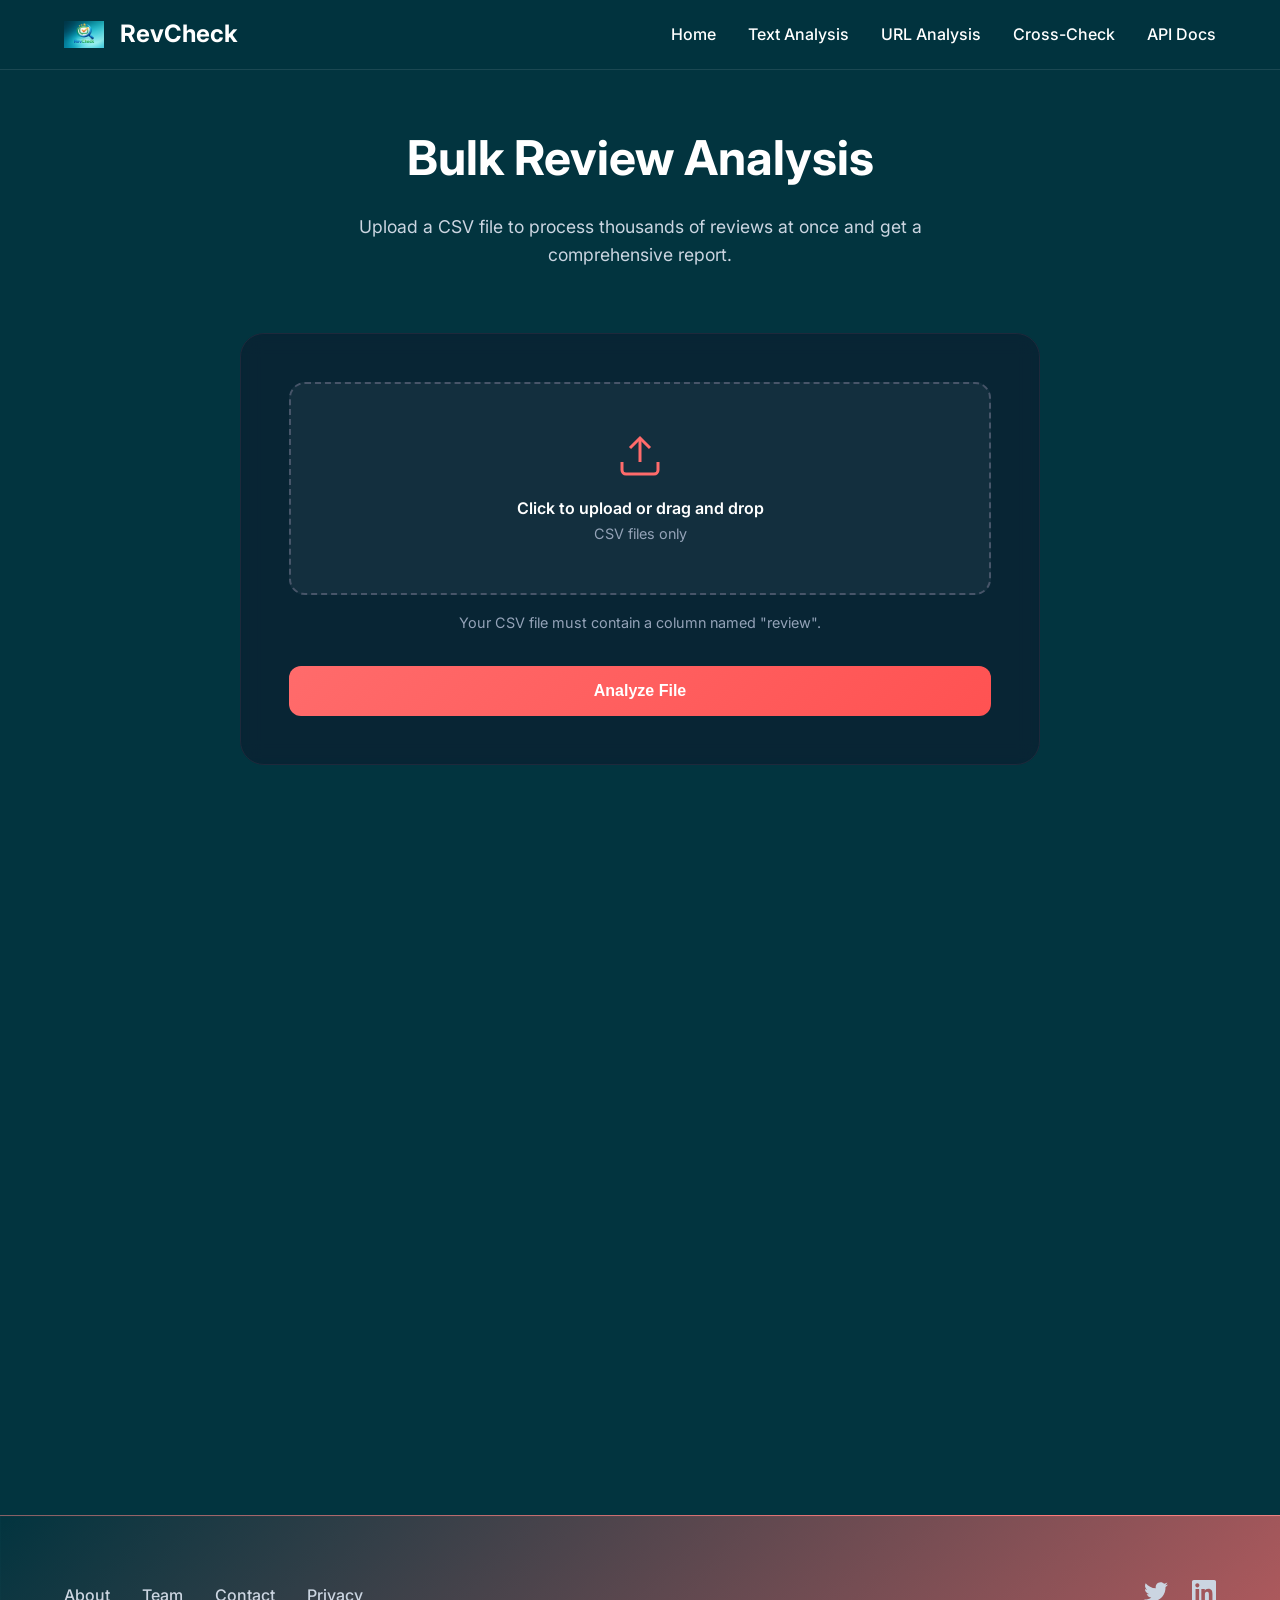
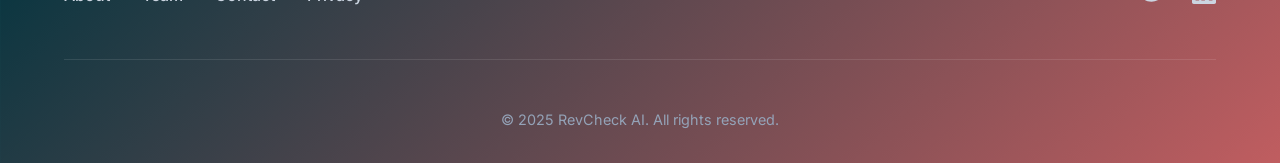
<file: frontend/file-analysis.html>
<!DOCTYPE html>
<html lang="en">
  <head>
    <meta charset="UTF-8" />
    <meta name="viewport" content="width=device-width, initial-scale=1.0" />
    <title>File Analysis - RevCheck AI</title>
    <link href="https://fonts.googleapis.com/css2?family=Inter:wght@300;400;500;600;700&display=swap" rel="stylesheet">
    <link rel="stylesheet" href="style.css">
  </head>
  <body>
    <div id="app">
      <header class="header" id="header">
        <div class="container">
          <a href="index.html" class="nav-brand">
            <img src="logo.png" alt="RevCheck Logo" class="logo-img">
            <h2 class="logo">RevCheck</h2>
          </a>
          <nav class="nav" id="nav">
            <a href="index.html" class="nav-link">Home</a>
            <a href="text-analysis.html" class="nav-link">Text Analysis</a>
            <a href="url-analysis.html" class="nav-link">URL Analysis</a>
            <a href="cross-check.html" class="nav-link">Cross-Check</a>            <a href="api-docs.html" class="nav-link">API Docs</a>          </nav>
          <button class="mobile-menu-btn" id="mobile-menu-btn">
            <span></span>
            <span></span>
            <span></span>
          </button>
        </div>
      </header>

      <main class="analysis-page">
        <div class="container">
          <div class="page-header">
            <h1 class="page-title">Bulk Review Analysis</h1>
            <p class="page-subtitle">Upload a CSV file to process thousands of reviews at once and get a comprehensive report.</p>
          </div>
          
          <div class="analysis-card">
            <form id="file-upload-form" class="file-upload-container">
              <div class="upload-section">
                <label for="file-input" class="upload-zone">
                  <div class="upload-icon">
                    <svg viewBox="0 0 24 24" fill="none" stroke="currentColor">
                      <path d="M21 15v4a2 2 0 0 1-2 2H5a2 2 0 0 1-2-2v-4"></path>
                      <polyline points="17 8 12 3 7 8"></polyline>
                      <line x1="12" y1="3" x2="12" y2="15"></line>
                    </svg>
                  </div>
                  <div class="upload-text">
                    <span class="upload-text-main">Click to upload or drag and drop</span>
                    <span class="upload-text-sub">CSV files only</span>
                  </div>
                  <input type="file" id="file-input" name="file" accept=".csv" class="file-input-hidden">
                </label>
                <div class="file-info" style="display: none;">
                  <span class="file-icon-static">📄</span>
                  <span id="file-name" class="file-name-text">No file selected</span>
                  <button type="button" class="btn-remove-file" id="remove-file" title="Remove file">×</button>
                </div>
                <div class="upload-progress" style="display: none;">
                  <div class="progress-fill"></div>
                  <span id="upload-percentage" class="upload-percentage-text">0%</span>
                </div>
              </div>
              <p class="file-format-info">Your CSV file must contain a column named "review".</p>
              <button type="submit" class="btn btn-primary btn-full-width" id="analyze-file-btn" disabled>Analyze File</button>
            </form>
            
            <div class="progress-container" style="display: none;"></div>

            <div id="file-error-display" class="error-message" style="display: none;"></div>

            <div id="file-result" style="display: none;" class="result-section">
                <h3 class="result-title">Analysis Summary</h3>
                <div class="stats-container">
                    <div class="stat-item">
                      <span class="stat-value" id="total-reviews">--</span>
                      <span class="stat-label">Total Reviews</span>
                    </div>
                    <div class="stat-item real">
                      <span class="stat-value" id="real-reviews">--</span>
                      <span class="stat-label">Genuine</span>
                    </div>
                    <div class="stat-item fake">
                      <span class="stat-value" id="fake-reviews">--</span>
                      <span class="stat-label">Fake</span>
                    </div>
                </div>
                <button id="download-results-btn" class="btn btn-secondary btn-full-width hidden">Download Full Report</button>
            </div>
            </div>
      </main>

      <section class="info-section reveal">
        <div class="container">
          <div class="section-header">
            <h2 class="section-title">How It Works</h2>
            <p class="section-subtitle">A simple three-step process to analyze your bulk data.</p>
          </div>
          <div class="info-grid">
            <div class="info-card">
              <span class="info-step-number">1</span>
              <h3 class="info-title">Upload Your CSV</h3>
              <p class="info-description">Select or drag & drop a CSV file. Ensure it has a column named "review" containing the text you want to analyze.</p>
            </div>
            <div class="info-card">
              <span class="info-step-number">2</span>
              <h3 class="info-title">AI Analysis</h3>
              <p class="info-description">Our AI processes each review, identifying linguistic patterns of fake content to provide a prediction and confidence score.</p>
            </div>
            <div class="info-card">
              <span class="info-step-number">3</span>
              <h3 class="info-title">Get Report</h3>
              <p class="info-description">Receive an instant summary of genuine vs. fake reviews and download a detailed CSV report with results for each entry.</p>
            </div>
          </div>
        </div>
      </section>

      <footer class="footer" id="contact">
        <div class="container">
            <div class="footer-content">
                <div class="footer-left">
                  <div class="footer-links">
                    <a href="#" class="footer-link">About</a>
                    <a href="#" class="footer-link">Team</a>
                    <a href="#" class="footer-link">Contact</a>
                    <a href="#" class="footer-link">Privacy</a>
                  </div>
                </div>
                <div class="social-icons">
                  <a href="#" class="social-icon">
                    <svg viewBox="0 0 24 24" fill="currentColor"><path d="M24 4.557c-.883.392-1.832.656-2.828.775 1.017-.609 1.798-1.574 2.165-2.724-.951.564-2.005.974-3.127 1.195-.897-.957-2.178-1.555-3.594-1.555-3.179 0-5.515 2.966-4.797 6.045-4.091-.205-7.719-2.165-10.148-5.144-1.29 2.213-.669 5.108 1.523 6.574-.806-.026-1.566-.247-2.229-.616-.054 2.281 1.581 4.415 3.949 4.89-.693.188-1.452.232-2.224.084.626 1.956 2.444 3.379 4.6 3.419-2.07 1.623-4.678 2.348-7.29 2.04 2.179 1.397 4.768 2.212 7.548 2.212 9.142 0 14.307-7.721 13.995-14.646.962-.695 1.797-1.562 2.457-2.549z"/></svg>
                  </a>
                  <a href="#" class="social-icon">
                    <svg viewBox="0 0 24 24" fill="currentColor"><path d="M20.447 20.452h-3.554v-5.569c0-1.328-.027-3.037-1.852-3.037-1.853 0-2.136 1.445-2.136 2.939v5.667H9.351V9h3.414v1.561h.046c.477-.9 1.637-1.85 3.37-1.85 3.601 0 4.267 2.37 4.267 5.455v6.286zM5.337 7.433c-1.144 0-2.063-.926-2.063-2.065 0-1.138.92-2.063 2.063-2.063 1.14 0 2.064.925 2.064 2.063 0 1.139-.925 2.065-2.064 2.065zm1.782 13.019H3.555V9h3.564v11.452zM22.225 0H1.771C.792 0 0 .774 0 1.729v20.542C0 23.227.792 24 1.771 24h20.451C23.2 24 24 23.227 24 22.271V1.729C24 .774 23.2 0 22.222 0h.003z"/></svg>
                  </a>
                </div>
              </div>
          <div class="footer-bottom">
            <p>&copy; 2025 RevCheck AI. All rights reserved.</p>
          </div>
        </div>
      </footer>
    </div>
    <script src="connection.js"></script>
  </body>
</html>
</file>
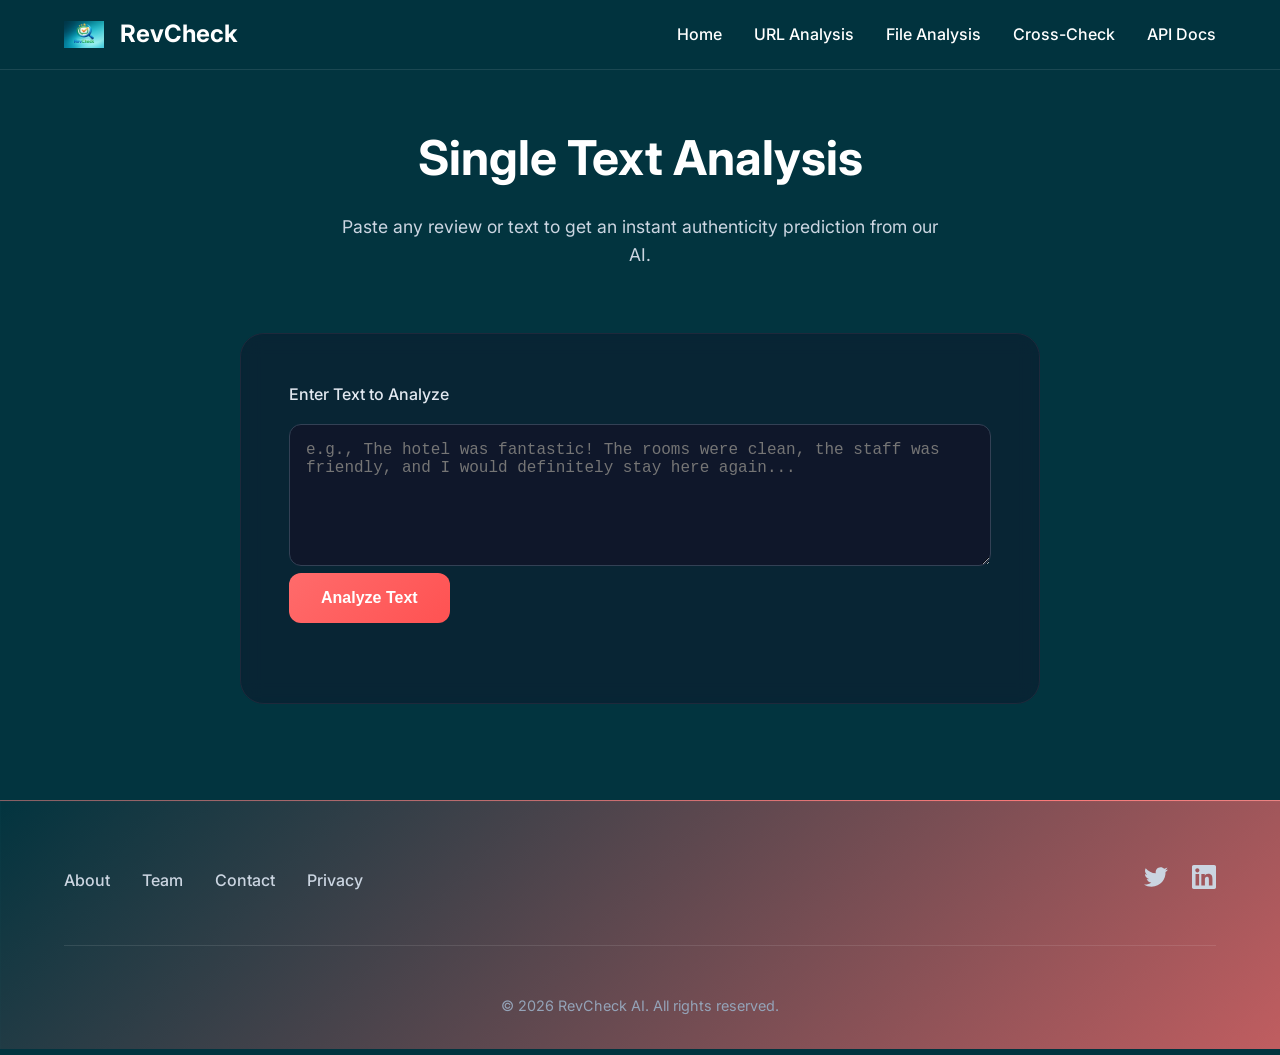
<file: frontend/text-analysis.html>
<!DOCTYPE html>
<html lang="en">
  <head>
    <meta charset="UTF-8" />
    <meta name="viewport" content="width=device-width, initial-scale=1.0" />
    <title>Text Analysis - RevCheck AI</title>
    <link href="https://fonts.googleapis.com/css2?family=Inter:wght@300;400;500;600;700&display=swap" rel="stylesheet">
    <link rel="stylesheet" href="style.css">
  </head>
  <body>
    <div id="app">
      <!-- Header -->
      <header class="header" id="header">
        <div class="container">
          <a href="index.html" class="nav-brand">
            <img src="logo.png" alt="VeriSure Logo" class="logo-img">
            <h2 class="logo">RevCheck</h2>
          </a>
          <nav class="nav" id="nav">
            <a href="index.html" class="nav-link">Home</a>
            <a href="url-analysis.html" class="nav-link">URL Analysis</a>
            <a href="file-analysis.html" class="nav-link">File Analysis</a>
            <a href="cross-check.html" class="nav-link">Cross-Check</a>
            <a href="api-docs.html" class="nav-link">API Docs</a>
          </nav>
          <button class="mobile-menu-btn" id="mobile-menu-btn">
            <span></span>
            <span></span>
            <span></span>
          </button>
        </div>
      </header>

      <!-- Text Analysis Section -->
      <main class="analysis-page">
        <div class="container">
          <div class="page-header">
            <h1 class="page-title">Single Text Analysis</h1>
            <p class="page-subtitle">Paste any review or text to get an instant authenticity prediction from our AI.</p>
          </div>
          
          <div class="analysis-card">
            <div class="input-section">
              <label for="text-input" class="input-label">Enter Text to Analyze</label>
              <textarea 
                id="text-input" 
                class="text-input" 
                placeholder="e.g., The hotel was fantastic! The rooms were clean, the staff was friendly, and I would definitely stay here again..."
                rows="6"
              ></textarea>
              <button class="btn btn-primary" id="analyze-text-btn">Analyze Text</button>
            </div>
            
            <div id="text-result" class="result-section" style="display: none;">
              <h3 class="result-title">Analysis Result</h3>
              <div class="result-content">
                <div class="result-icon"></div>
                <p class="result-text"></p>
              </div>
              <div class="result-details">
                <div class="detail-item">
                  <span class="detail-label">Confidence Score</span>
                  <span class="detail-value" id="confidence-score">--</span>
                </div>
                <div class="detail-item">
                  <span class="detail-label">Analysis Time</span>
                  <span class="detail-value" id="analysis-time">--</span>
                </div>
              </div>
            </div>
          </div>
        </div>
      </main>

      <!-- Footer -->
      <footer class="footer" id="contact">
        <div class="container">
            <div class="footer-content">
                <div class="footer-left">
                  <div class="footer-links">
                    <a href="#" class="footer-link">About</a>
                    <a href="#" class="footer-link">Team</a>
                    <a href="#" class="footer-link">Contact</a>
                    <a href="#" class="footer-link">Privacy</a>
                  </div>
                </div>
                <div class="social-icons">
                  <a href="#" class="social-icon">
                    <svg viewBox="0 0 24 24" fill="currentColor"><path d="M24 4.557c-.883.392-1.832.656-2.828.775 1.017-.609 1.798-1.574 2.165-2.724-.951.564-2.005.974-3.127 1.195-.897-.957-2.178-1.555-3.594-1.555-3.179 0-5.515 2.966-4.797 6.045-4.091-.205-7.719-2.165-10.148-5.144-1.29 2.213-.669 5.108 1.523 6.574-.806-.026-1.566-.247-2.229-.616-.054 2.281 1.581 4.415 3.949 4.89-.693.188-1.452.232-2.224.084.626 1.956 2.444 3.379 4.6 3.419-2.07 1.623-4.678 2.348-7.29 2.04 2.179 1.397 4.768 2.212 7.548 2.212 9.142 0 14.307-7.721 13.995-14.646.962-.695 1.797-1.562 2.457-2.549z"/></svg>
                  </a>
                  <a href="#" class="social-icon">
                    <svg viewBox="0 0 24 24" fill="currentColor"><path d="M20.447 20.452h-3.554v-5.569c0-1.328-.027-3.037-1.852-3.037-1.853 0-2.136 1.445-2.136 2.939v5.667H9.351V9h3.414v1.561h.046c.477-.9 1.637-1.85 3.37-1.85 3.601 0 4.267 2.37 4.267 5.455v6.286zM5.337 7.433c-1.144 0-2.063-.926-2.063-2.065 0-1.138.92-2.063 2.063-2.063 1.14 0 2.064.925 2.064 2.063 0 1.139-.925 2.065-2.064 2.065zm1.782 13.019H3.555V9h3.564v11.452zM22.225 0H1.771C.792 0 0 .774 0 1.729v20.542C0 23.227.792 24 1.771 24h20.451C23.2 24 24 23.227 24 22.271V1.729C24 .774 23.2 0 22.222 0h.003z"/></svg>
                  </a>
                </div>
              </div>
          <div class="footer-bottom">
            <p>&copy; 2026 RevCheck AI. All rights reserved.</p>
          </div>
        </div>
      </footer>
    </div>
    <script src="connection.js"></script>
  </body>
</html>
</file>
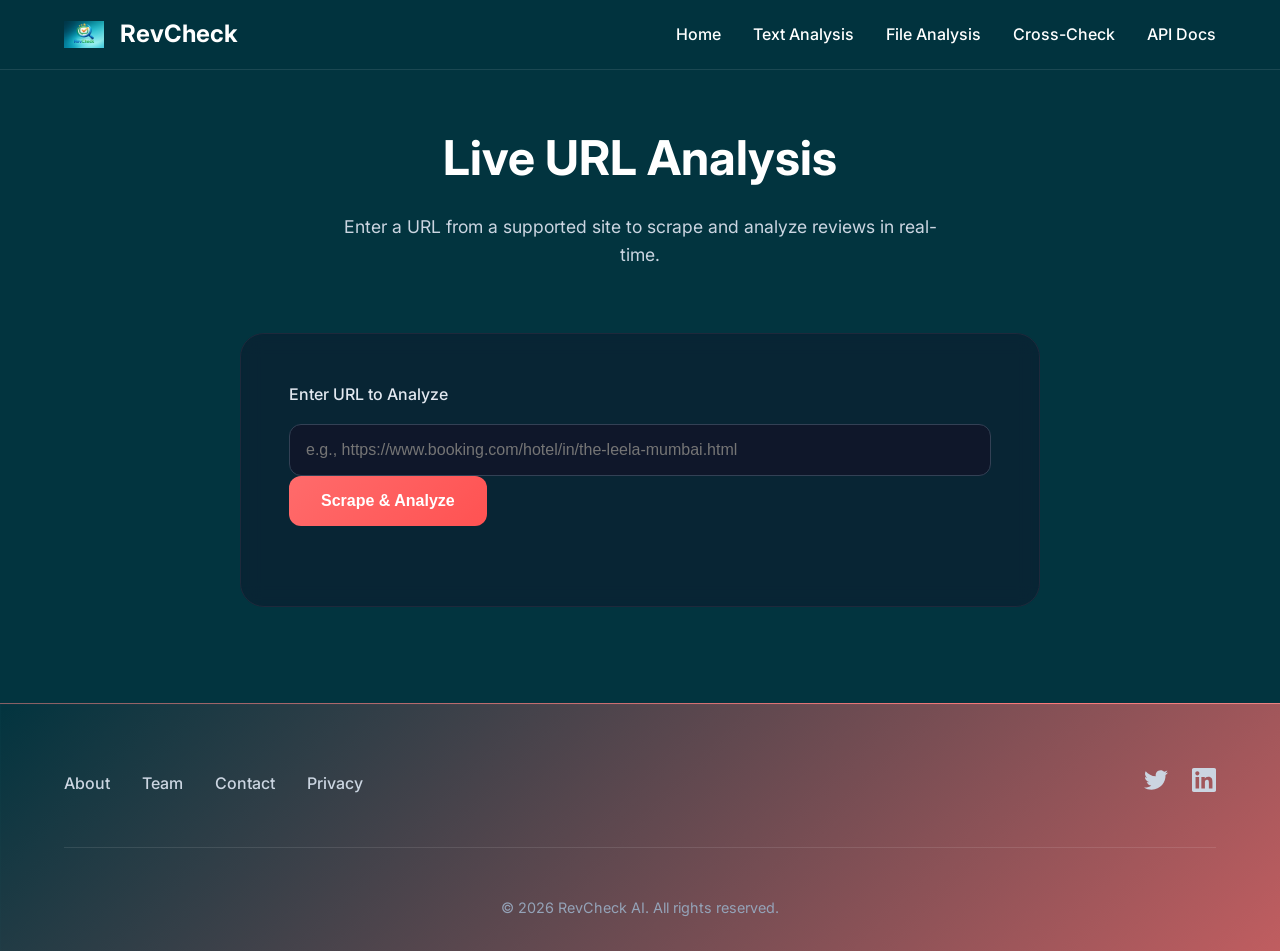
<file: frontend/url-analysis.html>
<!DOCTYPE html>
<html lang="en">
<head>
    <meta charset="UTF-8">
    <meta name="viewport" content="width=device-width, initial-scale=1.0">
    <title>URL Analysis - RevCheck AI</title>
    <link href="https://fonts.googleapis.com/css2?family=Inter:wght@300;400;500;600;700&display=swap" rel="stylesheet">
    <link rel="stylesheet" href="style.css">
</head>
<body>
    <div id="app">
        <!-- Header -->
        <header class="header" id="header">
            <div class="container">
                <a href="index.html" class="nav-brand">
                    <img src="logo.png" alt="RevCheck Logo" class="logo-img">
                    <h2 class="logo">RevCheck</h2>
                </a>
                <nav class="nav" id="nav">
                    <a href="index.html" class="nav-link">Home</a>
                    <a href="text-analysis.html" class="nav-link">Text Analysis</a>
                    <a href="file-analysis.html" class="nav-link">File Analysis</a>
                    <a href="cross-check.html" class="nav-link">Cross-Check</a>
                    <a href="api-docs.html" class="nav-link">API Docs</a>
                </nav>
                <button class="mobile-menu-btn" id="mobile-menu-btn">
                    <span></span>
                    <span></span>
                    <span></span>
                </button>
            </div>
        </header>

        <!-- URL Analysis Section -->
        <main class="analysis-page">
            <div class="container">
                <div class="page-header">
                    <h1 class="page-title">Live URL Analysis</h1>
                    <p class="page-subtitle">Enter a URL from a supported site to scrape and analyze reviews in real-time.</p>
                </div>
                
                <div class="analysis-card">
                    <div class="input-section">
                        <label for="url-input" class="input-label">Enter URL to Analyze</label>
                        <input type="url" id="url-input" class="url-input" placeholder="e.g., https://www.booking.com/hotel/in/the-leela-mumbai.html">
                        <button class="btn btn-primary" id="analyze-url-btn">Scrape & Analyze</button>
                    </div>
                    
                    <div class="result-section" id="result-box" style="display: none;">
                        <h3 class="result-title">Analysis Results</h3>
                        <div class="result-content">
                            <!-- Results will be inserted here by connection.js -->
                        </div>
                        <button id="download-btn" class="btn btn-secondary hidden">Download Report (CSV)</button>
                    </div>
                </div>
            </div>
        </main>

        <!-- Footer -->
        <footer class="footer" id="contact">
            <div class="container">
              <div class="footer-content">
                <div class="footer-left">
                  <div class="footer-links">
                    <a href="#" class="footer-link">About</a>
                    <a href="#" class="footer-link">Team</a>
                    <a href="#" class="footer-link">Contact</a>
                    <a href="#" class="footer-link">Privacy</a>
                  </div>
                </div>
                <div class="social-icons">
                  <a href="#" class="social-icon">
                    <svg viewBox="0 0 24 24" fill="currentColor"><path d="M24 4.557c-.883.392-1.832.656-2.828.775 1.017-.609 1.798-1.574 2.165-2.724-.951.564-2.005.974-3.127 1.195-.897-.957-2.178-1.555-3.594-1.555-3.179 0-5.515 2.966-4.797 6.045-4.091-.205-7.719-2.165-10.148-5.144-1.29 2.213-.669 5.108 1.523 6.574-.806-.026-1.566-.247-2.229-.616-.054 2.281 1.581 4.415 3.949 4.89-.693.188-1.452.232-2.224.084.626 1.956 2.444 3.379 4.6 3.419-2.07 1.623-4.678 2.348-7.29 2.04 2.179 1.397 4.768 2.212 7.548 2.212 9.142 0 14.307-7.721 13.995-14.646.962-.695 1.797-1.562 2.457-2.549z"/></svg>
                  </a>
                  <a href="#" class="social-icon">
                    <svg viewBox="0 0 24 24" fill="currentColor"><path d="M20.447 20.452h-3.554v-5.569c0-1.328-.027-3.037-1.852-3.037-1.853 0-2.136 1.445-2.136 2.939v5.667H9.351V9h3.414v1.561h.046c.477-.9 1.637-1.85 3.37-1.85 3.601 0 4.267 2.37 4.267 5.455v6.286zM5.337 7.433c-1.144 0-2.063-.926-2.063-2.065 0-1.138.92-2.063 2.063-2.063 1.14 0 2.064.925 2.064 2.063 0 1.139-.925 2.065-2.064 2.065zm1.782 13.019H3.555V9h3.564v11.452zM22.225 0H1.771C.792 0 0 .774 0 1.729v20.542C0 23.227.792 24 1.771 24h20.451C23.2 24 24 23.227 24 22.271V1.729C24 .774 23.2 0 22.222 0h.003z"/></svg>
                  </a>
                </div>
              </div>
              <div class="footer-bottom">
                <p>&copy; 2026 RevCheck AI. All rights reserved.</p>
              </div>
            </div>
          </footer>
    </div>
    <script src="connection.js"></script>
</body>
</html>
</file>
<file: frontend/style.css>
:root {
  /* Color System */
  --primary-color: #02343F;
  --accent-color: #FF6B6B;
  --secondary-color: #4ECDC4;
  --white: #ffffff;
  --gray-100: #f8fafc;
  --gray-200: #e2e8f0;
  --gray-300: #cbd5e1;
  --gray-400: #94a3b8;
  --gray-500: #64748b;
  --gray-600: #475569;
  --gray-700: #334155;
  --gray-800: #1e293b;
  --gray-900: #0f172a;
  
  /* Success, Warning, Error */
  --success-color: #10b981;
  --warning-color: #f59e0b;
  --error-color: #ef4444;
  
  /* Typography */
  --font-family: 'Inter', system-ui, -apple-system, sans-serif;
  --font-weight-normal: 400;
  --font-weight-medium: 500;
  --font-weight-semibold: 600;
  --font-weight-bold: 700;
  
  /* Spacing System (8px base) */
  --space-1: 8px;
  --space-2: 16px;
  --space-3: 24px;
  --space-4: 32px;
  --space-5: 40px;
  --space-6: 48px;
  --space-8: 64px;
  --space-12: 96px;
  --space-16: 128px;
  
  /* Border Radius */
  --radius-sm: 8px;
  --radius-md: 12px;
  --radius-lg: 16px;
  --radius-xl: 24px;
  
  /* Shadows */
  --shadow-lg: 0 10px 15px -3px rgb(0 0 0 / 0.1), 0 4px 6px -4px rgb(0 0 0 / 0.1);
  --shadow-xl: 0 20px 25px -5px rgb(0 0 0 / 0.1), 0 8px 10px -6px rgb(0 0 0 / 0.1);
}

* {
  margin: 0;
  padding: 0;
  box-sizing: border-box;
}

html {
  scroll-behavior: smooth;
}

body {
  font-family: var(--font-family);
  background-color: var(--primary-color);
  color: var(--white);
  line-height: 1.6;
  overflow-x: hidden;
}

#app {
  display: flex;
  flex-direction: column;
  min-height: 100vh;
}

.container {
  max-width: 1200px;
  margin: 0 auto;
  padding: 0 var(--space-3);
}

/* Header Styles */
.header {
  position: fixed;
  top: 0;
  left: 0;
  right: 0;
  background-color: rgba(2, 52, 63, 0.95);
  backdrop-filter: blur(10px);
  border-bottom: 1px solid rgba(255, 255, 255, 0.1);
  z-index: 1000;
  height: 70px;
}

.header .container {
  display: flex;
  align-items: center;
  justify-content: space-between;
  height: 100%;
}

.nav-brand {
  display: flex;
  align-items: center;
  gap: var(--space-2);
  text-decoration: none;
}

.logo-img {
  width: 40px;
  height: 40px;
  object-fit: contain;
  display: block;
  margin: 0;
  padding: 0;
}

.logo {
  font-size: 1.5rem;
  font-weight: var(--font-weight-bold);
  color: var(--white);
}

.nav {
  display: flex;
  gap: var(--space-4);
}

.nav-link {
  color: var(--white);
  text-decoration: none;
  font-weight: var(--font-weight-medium);
  transition: color 0.3s ease;
  position: relative;
  padding: var(--space-1) 0;
}

.nav-link:hover {
  color: var(--accent-color);
}

.nav-link::after {
  content: '';
  position: absolute;
  bottom: 0;
  left: 0;
  width: 0;
  height: 2px;
  background: linear-gradient(90deg, var(--accent-color), var(--secondary-color));
  transition: width 0.3s ease;
}

.nav-link:hover::after {
  width: 100%;
}

.mobile-menu-btn {
  display: none;
}

/* Hero Section */
.hero {
  padding: var(--space-16) 0 var(--space-12);
  margin-top: 70px;
  position: relative;
  overflow: hidden;
  background: linear-gradient(-45deg, #02343F, #4ECDC4, #FF6B6B, #02343F);
  background-size: 400% 400%;
  animation: gradientBG 15s ease infinite;
}

.hero-content {
  display: grid;
  grid-template-columns: 1fr 1fr;
  gap: var(--space-8);
  align-items: center;
}

.hero-title {
  font-size: 3.5rem;
  font-weight: var(--font-weight-bold);
  line-height: 1.1;
  margin-bottom: var(--space-3);
  background: linear-gradient(135deg, var(--white) 0%, var(--accent-color) 50%, var(--secondary-color) 100%);
  -webkit-background-clip: text;
  -webkit-text-fill-color: transparent;
  background-clip: text;
}

.hero-subtitle {
  font-size: 1.2rem; 
  color: var(--gray-300); 
  margin-bottom: var(--space-5); 
  line-height: 1.5;
  min-height: 3.5em;
}

.hero-buttons {
  display: flex;
  gap: var(--space-3);
}

/* Sections */
.preview-section, .applications-section, .features-section, .info-section {
  padding: var(--space-12) 0;
}
.applications-section, .info-section:nth-of-type(even) {
  background: rgba(255, 255, 255, 0.02);
}

.section-header {
  text-align: center;
  margin-bottom: var(--space-8);
}

.section-title {
  font-size: 2.5rem;
  font-weight: var(--font-weight-bold);
  margin-bottom: var(--space-2);
}

.section-subtitle {
  font-size: 1.1rem;
  color: var(--gray-300);
  max-width: 600px;
  margin: 0 auto;
}

.preview-grid, .applications-grid, .features-grid, .info-grid {
  display: grid;
  grid-template-columns: repeat(auto-fit, minmax(280px, 1fr));
  gap: var(--space-4);
}

.preview-card, .application-card, .feature-card, .info-card {
  background: rgba(255, 255, 255, 0.05);
  border: 1px solid rgba(255, 255, 255, 0.1);
  border-radius: var(--radius-xl);
  padding: var(--space-6);
  text-align: center;
  transition: all 0.3s ease;
}

.preview-card:hover, .application-card:hover, .feature-card:hover, .info-card:hover {
  transform: translateY(-8px);
  box-shadow: var(--shadow-xl);
  border-color: rgba(255, 107, 107, 0.3);
}

.preview-icon, .application-icon, .feature-icon {
  width: 64px;
  height: 64px;
  margin: 0 auto var(--space-3);
  background: linear-gradient(135deg, var(--accent-color), var(--secondary-color));
  border-radius: var(--radius-lg);
  display: flex;
  align-items: center;
  justify-content: center;
  color: var(--white);
}

.preview-icon svg, .application-icon svg, .feature-icon svg {
  width: 32px;
  height: 32px;
  stroke-width: 2;
}

.preview-title, .application-title, .feature-title, .info-title {
  font-size: 1.3rem;
  font-weight: var(--font-weight-semibold);
  margin-bottom: var(--space-2);
}

.preview-description, .application-description, .feature-description, .info-description {
  color: var(--gray-300);
  line-height: 1.6;
}

.preview-card .btn-primary {
    margin-top: var(--space-4);
}

/* Button Styles */
.btn {
  display: inline-flex;
  align-items: center;
  justify-content: center;
  gap: var(--space-1);
  padding: var(--space-2) var(--space-4);
  border: none;
  border-radius: var(--radius-md);
  font-size: 1rem;
  font-weight: var(--font-weight-semibold);
  text-decoration: none;
  cursor: pointer;
  transition: all 0.3s ease;
}

.btn-primary {
  background: linear-gradient(135deg, var(--accent-color), #ff5252);
  color: var(--white);
}

.btn-primary:hover {
  transform: translateY(-2px);
  box-shadow: var(--shadow-lg);
}

.btn-secondary {
  background-color: transparent;
  color: var(--white);
  border: 2px solid var(--white);
}

.btn-secondary:hover {
  background-color: var(--white);
  color: var(--primary-color);
}

/* Footer */
.footer {
  margin-top: auto;
  padding: var(--space-8) 0 var(--space-4);
  background: linear-gradient(-45deg, #02343F, #4ECDC4, #FF6B6B, #02343F);
  background-size: 400% 400%;
  animation: gradientBG 15s ease infinite;
  border-top: 1px solid rgba(255, 255, 255, 0.1);
  position: relative;
  overflow: hidden;
}

.footer-content {
  display: flex;
  justify-content: space-between;
  align-items: center;
}

.footer-links {
  display: flex;
  gap: var(--space-4);
}

.footer-link {
  color: var(--gray-300);
  text-decoration: none;
  font-weight: var(--font-weight-medium);
  transition: color 0.3s ease;
}

.footer-link:hover {
  color: var(--white);
}

.social-icons {
    display: flex;
    gap: var(--space-3);
}

.social-icon {
  color: var(--gray-300);
  transition: color 0.3s ease;
}
.social-icon:hover {
    color: var(--white);
}
.social-icon svg {
    width: 24px;
    height: 24px;
}

.footer-bottom {
  text-align: center;
  padding-top: var(--space-6);
  margin-top: var(--space-6);
  border-top: 1px solid rgba(255, 255, 255, 0.1);
  color: var(--gray-400);
  font-size: 0.9rem;
}

/* ANIMATIONS */
@keyframes gradientBG {
  0% {background-position: 0% 50%;}
  50% {background-position: 100% 50%;}
  100% {background-position: 0% 50%;}
}

/* Hero Section Entry Animation */
.hero-text, .hero-illustration {
    animation: slide-up-fade-in 0.8s ease-out 0.2s forwards;
    opacity: 0;
}
.hero-illustration { animation-delay: 0.4s; }


/* Hero Illustration Animation */
.illustration-svg { width: 100%; max-width: 450px; height: auto; overflow: visible; }
.ai-core { transform-origin: center; animation: float 6s ease-in-out infinite; }
.pulse-ring-1, .pulse-ring-2 { transform-origin: center; animation: pulse 4s ease-in-out infinite; }
.pulse-ring-2 { animation-delay: 1s; }
@keyframes pulse { 0% { transform: scale(0.8); opacity: 0.3; } 50% { transform: scale(1.2); opacity: 0.7; } 100% { transform: scale(0.8); opacity: 0.3; } }
@keyframes float { 0%, 100% { transform: translateY(0); } 50% { transform: translateY(-10px); } }
.review-text-inflow { opacity: 0; animation: flow-text-in 6s ease-out infinite; }
.review-2 { animation-delay: 3s; }
@keyframes flow-text-in { 0% { transform: translateX(0); opacity: 0; } 20% { opacity: 1; } 70% { opacity: 1; } 100% { transform: translateX(280px); opacity: 0; } }
.sorted-item-text { opacity: 0; animation: fade-out-sorted 6s ease-out infinite; }
.genuine-out { animation-delay: 0s; }
.fake-out { animation-delay: 3s; }
.check-mark, .cross-mark { stroke-dasharray: 20; stroke-dashoffset: 20; animation: draw-icon 1s ease-out 0.5s forwards, fade-out-sorted 6s ease-out infinite; animation-delay: inherit; }
@keyframes fade-out-sorted { 0% { opacity: 0; } 40% { opacity: 0; } 60% { opacity: 1; } 100% { opacity: 1; } }
@keyframes draw-icon { to { stroke-dashoffset: 0; } }

/* Scroll Reveal Animation */
.reveal { opacity: 0; transform: translateY(50px); transition: opacity 0.6s ease-out, transform 0.6s ease-out; }
.reveal.visible { opacity: 1; transform: translateY(0); }
.reveal.visible .preview-card,
.reveal.visible .application-card,
.reveal.visible .feature-card,
.reveal.visible .info-card {
  opacity: 0;
  transform: translateY(30px);
  animation: slide-up-fade-in 0.6s ease-out forwards;
  animation-delay: var(--stagger-delay, 0s);
}
@keyframes slide-up-fade-in { to { opacity: 1; transform: translateY(0); } }

.preview-card:nth-child(1), .application-card:nth-child(1), .feature-card:nth-child(1), .info-card:nth-child(1) { --stagger-delay: 100ms; }
.preview-card:nth-child(2), .application-card:nth-child(2), .feature-card:nth-child(2), .info-card:nth-child(2) { --stagger-delay: 200ms; }
.preview-card:nth-child(3), .application-card:nth-child(3), .feature-card:nth-child(3), .info-card:nth-child(3) { --stagger-delay: 300ms; }
.preview-card:nth-child(4), .application-card:nth-child(4) { --stagger-delay: 400ms; }


/* Inner Pages (Text, URL, File, Cross-Check) */
.analysis-page { padding-top: 120px; padding-bottom: var(--space-12); flex-grow: 1; }
.analysis-card { background: rgba(15, 23, 42, 0.5); border: 1px solid var(--gray-800); padding: var(--space-6); border-radius: var(--radius-xl); backdrop-filter: blur(10px); max-width: 800px; margin: 0 auto; }
.page-header { text-align: center; margin-bottom: var(--space-8); }
.page-title { font-size: 3rem; font-weight: var(--font-weight-bold); margin-bottom: var(--space-2); }
.page-subtitle { font-size: 1.1rem; color: var(--gray-300); max-width: 600px; margin: 0 auto; }

/* Form Styles for Inner Pages */
.analysis-form .form-group, .input-section { margin-bottom: var(--space-4); }
.analysis-form label, .input-label { display: block; margin-bottom: var(--space-2); font-weight: var(--font-weight-medium); color: var(--gray-200); }
.analysis-form input[type="text"], .analysis-form textarea, .text-input, .url-input { width: 100%; padding: var(--space-2); border: 1px solid var(--gray-700); border-radius: var(--radius-md); background-color: var(--gray-900); color: var(--white); font-size: 1rem; transition: all 0.2s ease-in-out; }
.analysis-form input[type="text"]:focus, .analysis-form textarea:focus, .text-input:focus, .url-input:focus { outline: none; border-color: var(--accent-color); box-shadow: 0 0 0 3px rgba(255, 107, 107, 0.2); }
.analysis-form textarea, .text-input { resize: vertical; min-height: 120px; }
.result-section { margin-top: var(--space-6); animation: slide-up-fade-in 0.5s ease; }
.result-title { font-size: 1.5rem; margin-bottom: var(--space-3); }
.result-content { display: flex; align-items: center; gap: var(--space-2); margin-bottom: var(--space-3); }
.result-icon { width: 32px; height: 32px; color: var(--white); border-radius: 50%; display: flex; align-items: center; justify-content: center; }
.result-icon svg { width: 20px; height: 20px; }
.result-icon.real { background-color: var(--success-color); }
.result-icon.fake { background-color: var(--error-color); }
.result-text { font-size: 1.2rem; font-weight: var(--font-weight-bold); }
.result-details { display: grid; grid-template-columns: repeat(auto-fit, minmax(150px, 1fr)); gap: var(--space-3); padding: var(--space-3); background-color: rgba(255, 255, 255, 0.05); border-radius: var(--radius-md); }
.detail-item .detail-label { font-size: 0.85rem; color: var(--gray-400); margin-bottom: 4px; }
.detail-item .detail-value { font-weight: var(--font-weight-medium); }
.hidden { display: none !important; }

/* File Analysis Styles */
.upload-zone { display: flex; flex-direction: column; align-items: center; justify-content: center; padding: var(--space-6); border: 2px dashed var(--gray-600); border-radius: var(--radius-lg); background-color: rgba(255, 255, 255, 0.05); cursor: pointer; transition: all 0.2s ease-in-out; text-align: center; }
.upload-zone:hover { border-color: var(--accent-color); background-color: rgba(255, 107, 107, 0.1); }
.upload-zone .upload-icon { width: 48px; height: 48px; color: var(--accent-color); margin-bottom: var(--space-2); stroke-width: 1.5; }
.upload-text { display: flex; flex-direction: column; }
.upload-text-main { font-weight: var(--font-weight-semibold); color: var(--white); }
.upload-text-sub { font-size: 0.9rem; color: var(--gray-400); }
.file-input-hidden { display: none; }
.file-info { display: flex; align-items: center; gap: var(--space-2); padding: var(--space-2); background-color: rgba(255, 255, 255, 0.1); border-radius: var(--radius-md); margin-top: var(--space-3); animation: slide-up-fade-in 0.3s ease; }
.file-icon-static { font-size: 1.5rem; }
.file-name-text { flex: 1; font-weight: var(--font-weight-medium); white-space: nowrap; overflow: hidden; text-overflow: ellipsis; }
.btn-remove-file { background: none; border: none; color: var(--gray-400); font-size: 1.2rem; cursor: pointer; padding: 4px 8px; border-radius: 50%; line-height: 1; transition: all 0.2s ease; }
.btn-remove-file:hover { background-color: var(--error-color); color: var(--white); }
.upload-progress { width: 100%; height: 24px; background-color: var(--gray-800); border-radius: var(--radius-md); margin-top: var(--space-3); position: relative; overflow: hidden; }
.upload-progress .progress-fill { height: 100%; background: linear-gradient(90deg, var(--accent-color), var(--secondary-color)); width: 0; transition: width 0.3s ease; }
.upload-percentage-text { position: absolute; top: 50%; left: 50%; transform: translate(-50%, -50%); color: var(--white); font-weight: var(--font-weight-semibold); font-size: 0.8rem; }
.file-format-info { font-size: 0.9rem; color: var(--gray-400); text-align: center; margin-bottom: var(--space-4); margin-top: var(--space-2); }
.btn-full-width { width: 100%; }
.stats-container { display: grid; grid-template-columns: repeat(3, 1fr); gap: var(--space-3); margin-top: var(--space-6); margin-bottom: var(--space-4); }
.stat-item { background-color: rgba(255, 255, 255, 0.05); padding: var(--space-3); border-radius: var(--radius-md); text-align: center; border: 1px solid var(--gray-800); }
.stat-item .stat-value { display: block; font-size: 2rem; font-weight: var(--font-weight-bold); color: var(--white); }
.stat-item .stat-label { font-size: 0.9rem; color: var(--gray-400); }
.stat-item.real .stat-value { color: var(--success-color); }
.stat-item.fake .stat-value { color: var(--error-color); }
.info-card { text-align: center; padding: var(--space-4); }
.info-step-number { display: inline-block; width: 48px; height: 48px; line-height: 48px; border-radius: 50%; background: linear-gradient(135deg, var(--accent-color), var(--secondary-color)); color: var(--white); font-size: 1.5rem; font-weight: var(--font-weight-bold); margin-bottom: var(--space-3); }

/* Cross Check Page Styles */
.result-display .result-icon.neutral { background-color: var(--gray-500); }
#result-verdict-text { font-size: 1.5rem; font-weight: var(--font-weight-bold); }
.analysis-breakdown { display: flex; flex-direction: column; gap: var(--space-3); margin-top: var(--space-4); }
.analysis-card-item { border-radius: var(--radius-md); padding: var(--space-3); background: rgba(255, 255, 255, 0.05); border-left: 4px solid; }
.analysis-card-item.consistent { border-color: var(--success-color); }
.analysis-card-item.outlier { border-color: var(--error-color); background: rgba(239, 68, 68, 0.1); }
.analysis-card-header .clause-text { font-style: italic; color: var(--white); font-weight: var(--font-weight-medium); display: block; margin-bottom: var(--space-2); padding-bottom: var(--space-2); border-bottom: 1px solid rgba(255, 255, 255, 0.1); }
.analysis-card-body { display: grid; grid-template-columns: 1fr 1fr; gap: var(--space-3); margin-bottom: var(--space-2); }
.analysis-card-footer .reason { font-size: 0.9rem; color: var(--gray-300); line-height: 1.5; }
.analysis-card-item.outlier .reason { color: var(--accent-color); font-weight: var(--font-weight-medium); }
.sentiment-positive { color: var(--success-color); text-transform: capitalize; font-weight: var(--font-weight-bold); }
.sentiment-negative { color: var(--error-color); text-transform: capitalize; font-weight: var(--font-weight-bold); }
.error-message { color: var(--error-color); background-color: rgba(239, 68, 68, 0.1); padding: var(--space-2); border-radius: var(--radius-sm); border: 1px solid var(--error-color); }

/* Responsive */
@media (max-width: 768px) {
  .hero-content { grid-template-columns: 1fr; text-align: center; }
  .hero-buttons { justify-content: center; }
  .nav { display: none; }
  .mobile-menu-btn { display: flex; flex-direction: column; gap: 4px; background: none; border: none; cursor: pointer; }
  .mobile-menu-btn span { width: 24px; height: 3px; background-color: var(--white); border-radius: 2px; }
  .page-title { font-size: 2.5rem; }
  .footer-content { flex-direction: column; gap: var(--space-4); text-align: center; }
  .social-icons { justify-content: center; }
}
</file>
